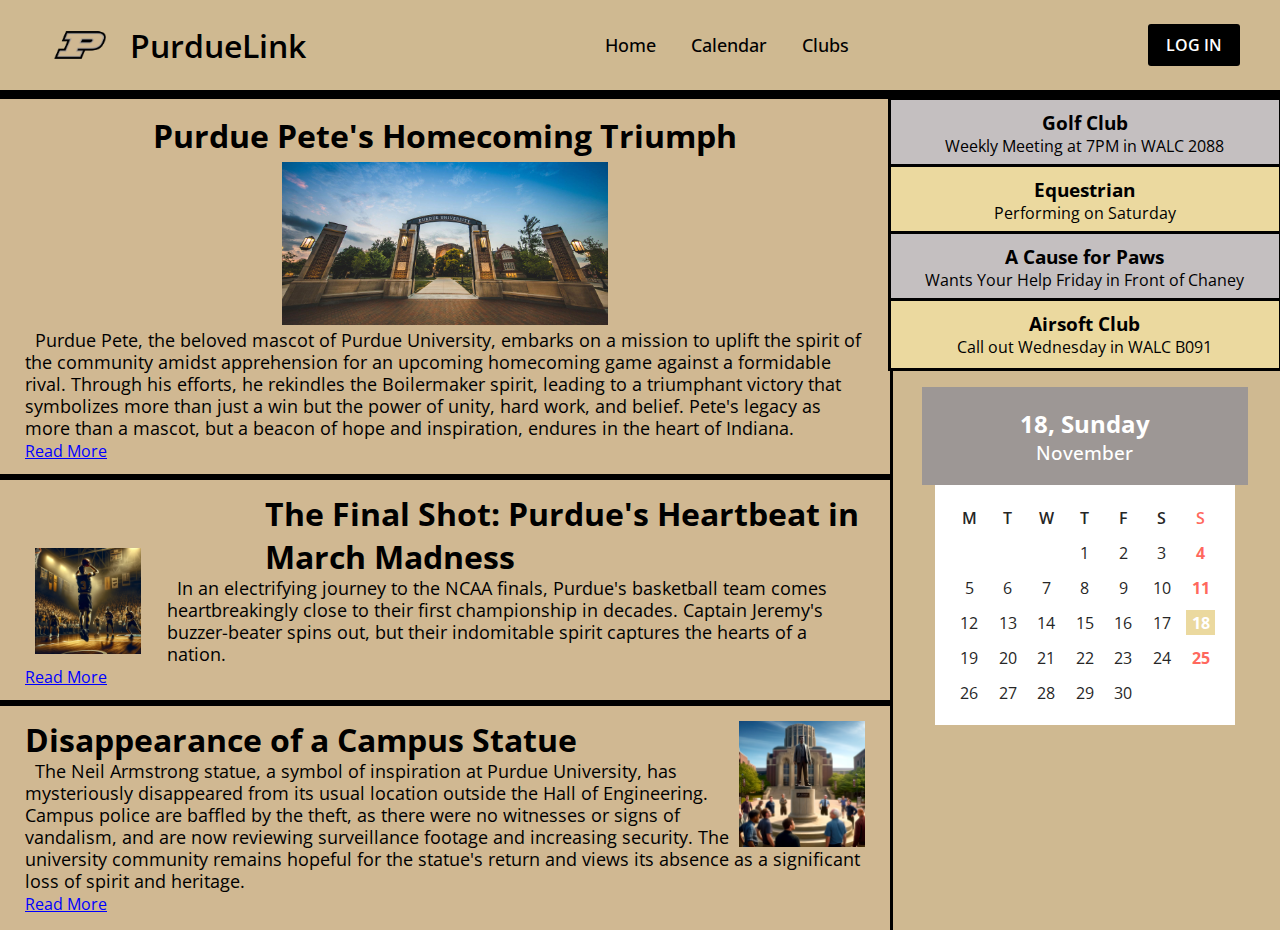
<file: index.html>
<!DOCTYPE html>
<html lang="en">
<head>
    <meta charset="UTF-8">
    <meta name="viewport" content="width=device-width, initial-scale=1.0">
    <title>Project</title>
    <link rel="stylesheet" href="https://fonts.googleapis.com/css2?family=Material+Symbols+Rounded:opsz,wght,FILL,GRAD@48,400,0,0">
    <link rel="stylesheet" href="css/style.css">
    <script src="script.js" defer></script>
</head>
<body>
    <header>
        <nav class="navbar">
            <span class="hamburger-btn material-symbols-rounded">menu</span>
            <a href="index.html" class="logo">
                <img src="./Images/PurdueLogo.png" alt="logo">
                <h2>PurdueLink</h2>
            </a>
            <ul class="links">
                <span class="close-btn material-symbols-rounded">close</span>
                <li><a href="index.html">Home</a></li>
                <li><a href="calendar.html">Calendar</a></li>
                <li><a href="clubs1.html">Clubs</a></li>
            </ul>
            <button class="login-btn">LOG IN</button>
  
        </nav>
    </header>

    <div class="blur-bg-overlay"></div>
    <div class="navbar-bar"></div>
    <div class="form-popup">
        <span class="close-btn material-symbols-rounded">close</span>
        <div class="form-box login">
            <div class="form-details">
                <h2>Welcome Back</h2>
                <p>Please log in using your personal information to stay connected with us.</p>
            </div>
            <div class="form-content">
                <h2>LOGIN</h2>
                <form action="#">
                    <div class="input-field">
                        <input type="text" required>
                        <label>Email</label>
                    </div>
                    <div class="input-field">
                        <input type="password" required>
                        <label>Password</label>
                    </div>
                    <a href="#" class="forgot-pass-link">Forgot password?</a>
                    <button type="submit">Log In</button>
                </form>
                <div class="bottom-link">
                    Don't have an account?
                    <a href="#" id="signup-link">Signup</a>
                </div>
            </div>
        </div>
        <div class="form-box signup">
            <div class="form-details">
                <h2>Create Account</h2>
                <p>To become a part of our community, please sign up using your personal information.</p>
            </div>
            <div class="form-content">
                <h2>SIGNUP</h2>
                <form action="#">
                    <div class="input-field">
                        <input type="text" required>
                        <label>Enter your email</label>
                    </div>
                    <div class="input-field">
                        <input type="password" required>
                        <label>Create password</label>
                    </div>
                    <div class="policy-text">
                        <input type="checkbox" id="policy">
                        <label for="policy">
                            I agree the
                            <a href="#" class="option">Terms & Conditions</a>
                        </label>
                    </div>
                    <button type="submit">Sign Up</button>
                </form>
                <div class="bottom-link">
                    Already have an account? 
                    <a href="#" id="login-link">Login</a>
                </div>
            </div>
        </div>

    </div>
    <div class="sides">
        <div class="left">
            <div class="news">
            <div class="article1">
                <h1 class ="news-title">Purdue Pete's Homecoming Triumph</h1>
                <img class = "article1-img" src = "Images/WideScreenPhoto.jpeg" alt="Purdue Pete"> 
                <a class = "news-stuff">Purdue Pete, the beloved mascot of Purdue University, embarks on a mission to uplift the spirit of the community amidst apprehension for an upcoming homecoming game against a formidable rival. Through his efforts, he rekindles the Boilermaker spirit, leading to a triumphant victory that symbolizes more than just a win but the power of unity, hard work, and belief. Pete's legacy as more than a mascot, but a beacon of hope and inspiration, endures in the heart of Indiana.</a>
                <br>
                <a href = "Article1.html" class = "read-more-link"> Read More</a>
                
            </div>

            <div class="article2">
                <h1 class ="news-title2">The Final Shot: Purdue's Heartbeat in March Madness</h1>
                <img class = "article2-img" src = "Images/article2photo.webp" alt="Purdue Pete"> 
                <a class = "news2-stuff">
                    In an electrifying journey to the NCAA finals, Purdue's basketball team comes heartbreakingly close to their first championship in decades. Captain Jeremy's buzzer-beater spins out, but their indomitable spirit captures the hearts of a nation.</a>
                <br>
                <a href = "Article2.html" class = "read-more-link2"> Read More</a>
            </div>

            <div class="article3">
                <h1 class ="news-title3">Disappearance of a Campus Statue</h1>
                <img class = "article3-img" src = "Images/article3photo.webp" alt="Purdue Pete"> 
                <a class = "news3-stuff">The Neil Armstrong statue, a symbol of inspiration at Purdue University, has mysteriously disappeared from its usual location outside the Hall of Engineering. Campus police are baffled by the theft, as there were no witnesses or signs of vandalism, and are now reviewing surveillance footage and increasing security. The university community remains hopeful for the statue's return and views its absence as a significant loss of spirit and heritage.</a>
                <br>
                <a href = "Article3.html" class = "read-more-link3"> Read More</a>
            </div>  
            </div>
        </div>
        <div class="right">
            
            <div class="club-stuff">
                <div class="club1">
                    <div class="club-title"><h3>Golf Club</h3></div>
                        <div class="club-info">Weekly Meeting at 7PM in WALC 2088</div>
                </div>
                <div class="club2">
                    <div class="club-title"><h3>Equestrian</h3></div>
                        <div class="club-info">Performing on Saturday</div>
                </div>
                <div class="club3">                    
                    <div class="club-title"><h3>A Cause for Paws</h2></div>
                        <div class="club-info">Wants Your Help Friday in Front of Chaney</div>
                    </div>
                <div class="club4">
                    <div class="club-title"><h3>Airsoft Club</h3></div>
                        <div class="club-info">Call out Wednesday in WALC B091</div>
                </div>
            </div>
        
        
            <div class="calendar__bigstuff">
                <h2>18, Sunday</h2>
                <h3>November</h3>
              </div>
            <div class="calendar">
                <div class="calendar__date">
                  <div class="calendar__day">M</div>
                  <div class="calendar__day">T</div>
                  <div class="calendar__day">W</div>
                  <div class="calendar__day">T</div>
                  <div class="calendar__day">F</div>
                  <div class="calendar__day">S</div>
                  <div class="calendar__day">S</div>
                  <div class="calendar__number"></div>
                  <div class="calendar__number"></div>
                  <div class="calendar__number"></div>
                  <div class="calendar__number">1</div>
                  <div class="calendar__number">2</div>
                  <div class="calendar__number">3</div>
                  <div class="calendar__number">4</div>
                  <div class="calendar__number">5</div>
                  <div class="calendar__number">6</div>
                  <div class="calendar__number">7</div>
                  <div class="calendar__number">8</div>
                  <div class="calendar__number">9</div>
                  <div class="calendar__number">10</div>
                  <div class="calendar__number">11</div>
                  <div class="calendar__number">12</div>
                  <div class="calendar__number">13</div>
                  <div class="calendar__number">14</div>
                  <div class="calendar__number">15</div>
                  <div class="calendar__number">16</div>
                  <div class="calendar__number">17</div>
                  <div class="calendar__number calendar__number--current">18</div>
                  <div class="calendar__number">19</div>
                  <div class="calendar__number">20</div>
                  <div class="calendar__number">21</div>
                  <div class="calendar__number">22</div>
                  <div class="calendar__number">23</div>
                  <div class="calendar__number">24</div>
                  <div class="calendar__number">25</div>
                  <div class="calendar__number">26</div>
                  <div class="calendar__number">27</div>
                  <div class="calendar__number">28</div>
                  <div class="calendar__number">29</div>
                  <div class="calendar__number">30</div>
                </div>
              </div>
        </div>
        </div>
    </div>
</body>
</html>
</file>
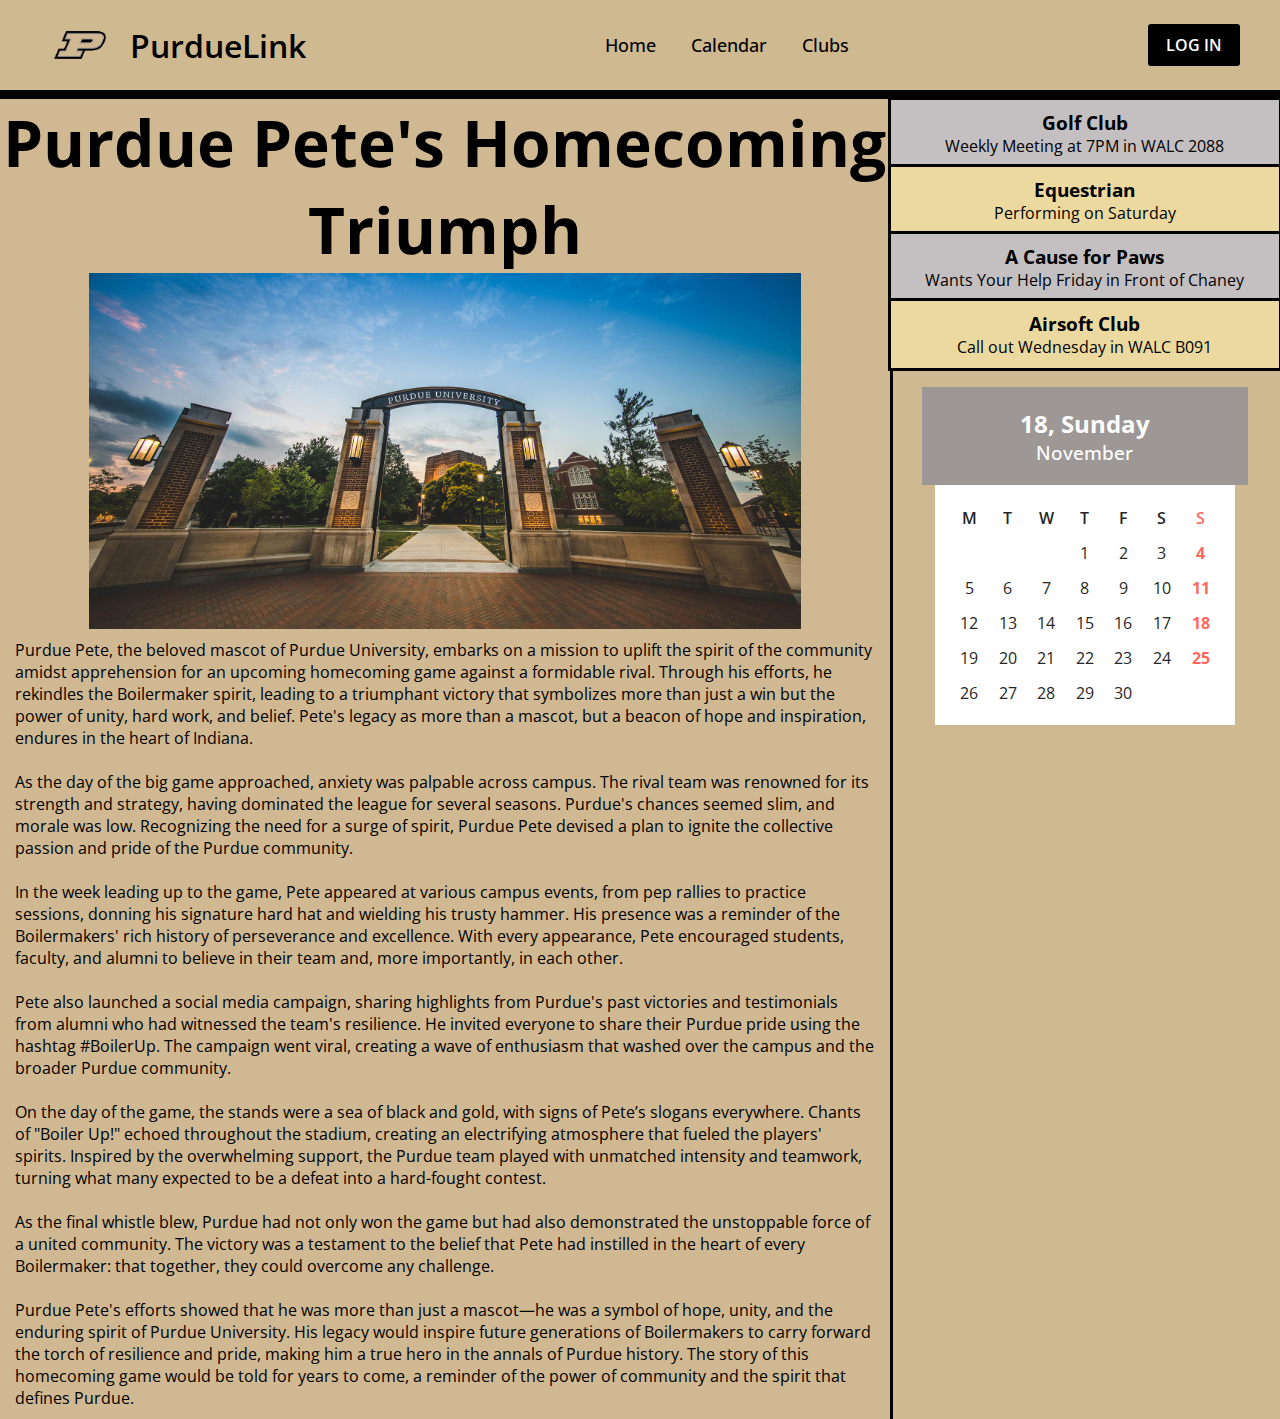
<file: Article1.html>
<!DOCTYPE html>
<html lang="en">
<head>
    <meta charset="UTF-8">
    <meta name="viewport" content="width=device-width, initial-scale=1.0">
    <title>Project</title>
    <link rel="stylesheet" href="https://fonts.googleapis.com/css2?family=Material+Symbols+Rounded:opsz,wght,FILL,GRAD@48,400,0,0">
    <link rel="stylesheet" href="css/article1.css">
    <script src="script.js" defer></script>
</head>
<body>
    <header>
        <nav class="navbar">
            <span class="hamburger-btn material-symbols-rounded">menu</span>
            <a href="index.html" class="logo">
                <img src="./Images/PurdueLogo.png" alt="logo">
                <h2>PurdueLink</h2>
            </a>
            <ul class="links">
                <span class="close-btn material-symbols-rounded">close</span>
                <li><a href="index.html">Home</a></li>
                <li><a href="calendar.html">Calendar</a></li>
                <li><a href="clubs1.html">Clubs</a></li>
            </ul>
            <button class="login-btn">LOG IN</button>
  
        </nav>
    </header>

    <div class="blur-bg-overlay"></div>
    <div class="navbar-bar"></div>
    <div class="form-popup">
        <span class="close-btn material-symbols-rounded">close</span>
        <div class="form-box login">
            <div class="form-details">
                <h2>Welcome Back</h2>
                <p>Please log in using your personal information to stay connected with us.</p>
            </div>
            <div class="form-content">
                <h2>LOGIN</h2>
                <form action="#">
                    <div class="input-field">
                        <input type="text" required>
                        <label>Email</label>
                    </div>
                    <div class="input-field">
                        <input type="password" required>
                        <label>Password</label>
                    </div>
                    <a href="#" class="forgot-pass-link">Forgot password?</a>
                    <button type="submit">Log In</button>
                </form>
                <div class="bottom-link">
                    Don't have an account?
                    <a href="#" id="signup-link">Signup</a>
                </div>
            </div>
        </div>
        <div class="form-box signup">
            <div class="form-details">
                <h2>Create Account</h2>
                <p>To become a part of our community, please sign up using your personal information.</p>
            </div>
            <div class="form-content">
                <h2>SIGNUP</h2>
                <form action="#">
                    <div class="input-field">
                        <input type="text" required>
                        <label>Enter your email</label>
                    </div>
                    <div class="input-field">
                        <input type="password" required>
                        <label>Create password</label>
                    </div>
                    <div class="policy-text">
                        <input type="checkbox" id="policy">
                        <label for="policy">
                            I agree the
                            <a href="#" class="option">Terms & Conditions</a>
                        </label>
                    </div>
                    <button type="submit">Sign Up</button>
                </form>
                <div class="bottom-link">
                    Already have an account? 
                    <a href="#" id="login-link">Login</a>
                </div>
            </div>
        </div>

    </div>
    <div class="sides">
        <div class="left">
            <div class="article">
            <div class="article-title"><h1>Purdue Pete's Homecoming Triumph</h1></div>
                <img class="article-img" src="Images/WideScreenPhoto.jpeg" alt="WideScreenPhoto">
                <div class="article-stuff">Purdue Pete, the beloved mascot of Purdue University, embarks on a mission to uplift the spirit of the community amidst apprehension for an upcoming homecoming game against a formidable rival. Through his efforts, he rekindles the Boilermaker spirit, leading to a triumphant victory that symbolizes more than just a win but the power of unity, hard work, and belief. Pete's legacy as more than a mascot, but a beacon of hope and inspiration, endures in the heart of Indiana.
                    <br><br>
                    As the day of the big game approached, anxiety was palpable across campus. The rival team was renowned for its strength and strategy, having dominated the league for several seasons. Purdue's chances seemed slim, and morale was low. Recognizing the need for a surge of spirit, Purdue Pete devised a plan to ignite the collective passion and pride of the Purdue community.
                    <br>    <br>
                    In the week leading up to the game, Pete appeared at various campus events, from pep rallies to practice sessions, donning his signature hard hat and wielding his trusty hammer. His presence was a reminder of the Boilermakers' rich history of perseverance and excellence. With every appearance, Pete encouraged students, faculty, and alumni to believe in their team and, more importantly, in each other.
                    <br><br>
                    Pete also launched a social media campaign, sharing highlights from Purdue's past victories and testimonials from alumni who had witnessed the team's resilience. He invited everyone to share their Purdue pride using the hashtag #BoilerUp. The campaign went viral, creating a wave of enthusiasm that washed over the campus and the broader Purdue community.
                    <br><br>
                    On the day of the game, the stands were a sea of black and gold, with signs of Pete’s slogans everywhere. Chants of "Boiler Up!" echoed throughout the stadium, creating an electrifying atmosphere that fueled the players' spirits. Inspired by the overwhelming support, the Purdue team played with unmatched intensity and teamwork, turning what many expected to be a defeat into a hard-fought contest.
                    <br><br>
                    As the final whistle blew, Purdue had not only won the game but had also demonstrated the unstoppable force of a united community. The victory was a testament to the belief that Pete had instilled in the heart of every Boilermaker: that together, they could overcome any challenge.
                    <br><br>
                    Purdue Pete's efforts showed that he was more than just a mascot—he was a symbol of hope, unity, and the enduring spirit of Purdue University. His legacy would inspire future generations of Boilermakers to carry forward the torch of resilience and pride, making him a true hero in the annals of Purdue history. The story of this homecoming game would be told for years to come, a reminder of the power of community and the spirit that defines Purdue.</div>
                </div>
        </div>
        <div class="right">
            
            <div class="club-stuff">
                <div class="club1">
                    <div class="club-title"><h3>Golf Club</h3></div>
                        <div class="club-info">Weekly Meeting at 7PM in WALC 2088</div>
                </div>
                <div class="club2">
                    <div class="club-title"><h3>Equestrian</h3></div>
                        <div class="club-info">Performing on Saturday</div>
                </div>
                <div class="club3">                    
                    <div class="club-title"><h3>A Cause for Paws</h2></div>
                        <div class="club-info">Wants Your Help Friday in Front of Chaney</div>
                    </div>
                <div class="club4">
                    <div class="club-title"><h3>Airsoft Club</h3></div>
                        <div class="club-info">Call out Wednesday in WALC B091</div>
                </div>
            </div>
        
        
            <div class="calendar__picture">
                <h2>18, Sunday</h2>
                <h3>November</h3>
              </div>
            <div class="calendar">
                <div class="calendar__date">
                  <div class="calendar__day">M</div>
                  <div class="calendar__day">T</div>
                  <div class="calendar__day">W</div>
                  <div class="calendar__day">T</div>
                  <div class="calendar__day">F</div>
                  <div class="calendar__day">S</div>
                  <div class="calendar__day">S</div>
                  <div class="calendar__number"></div>
                  <div class="calendar__number"></div>
                  <div class="calendar__number"></div>
                  <div class="calendar__number">1</div>
                  <div class="calendar__number">2</div>
                  <div class="calendar__number">3</div>
                  <div class="calendar__number">4</div>
                  <div class="calendar__number">5</div>
                  <div class="calendar__number">6</div>
                  <div class="calendar__number">7</div>
                  <div class="calendar__number">8</div>
                  <div class="calendar__number">9</div>
                  <div class="calendar__number">10</div>
                  <div class="calendar__number">11</div>
                  <div class="calendar__number">12</div>
                  <div class="calendar__number">13</div>
                  <div class="calendar__number">14</div>
                  <div class="calendar__number">15</div>
                  <div class="calendar__number">16</div>
                  <div class="calendar__number">17</div>
                  <div class="calendar__number calendar__number--current">18</div>
                  <div class="calendar__number">19</div>
                  <div class="calendar__number">20</div>
                  <div class="calendar__number">21</div>
                  <div class="calendar__number">22</div>
                  <div class="calendar__number">23</div>
                  <div class="calendar__number">24</div>
                  <div class="calendar__number">25</div>
                  <div class="calendar__number">26</div>
                  <div class="calendar__number">27</div>
                  <div class="calendar__number">28</div>
                  <div class="calendar__number">29</div>
                  <div class="calendar__number">30</div>
                </div>
              </div>
        </div>
        </div>
    </div>
</body>
</html>
</file>
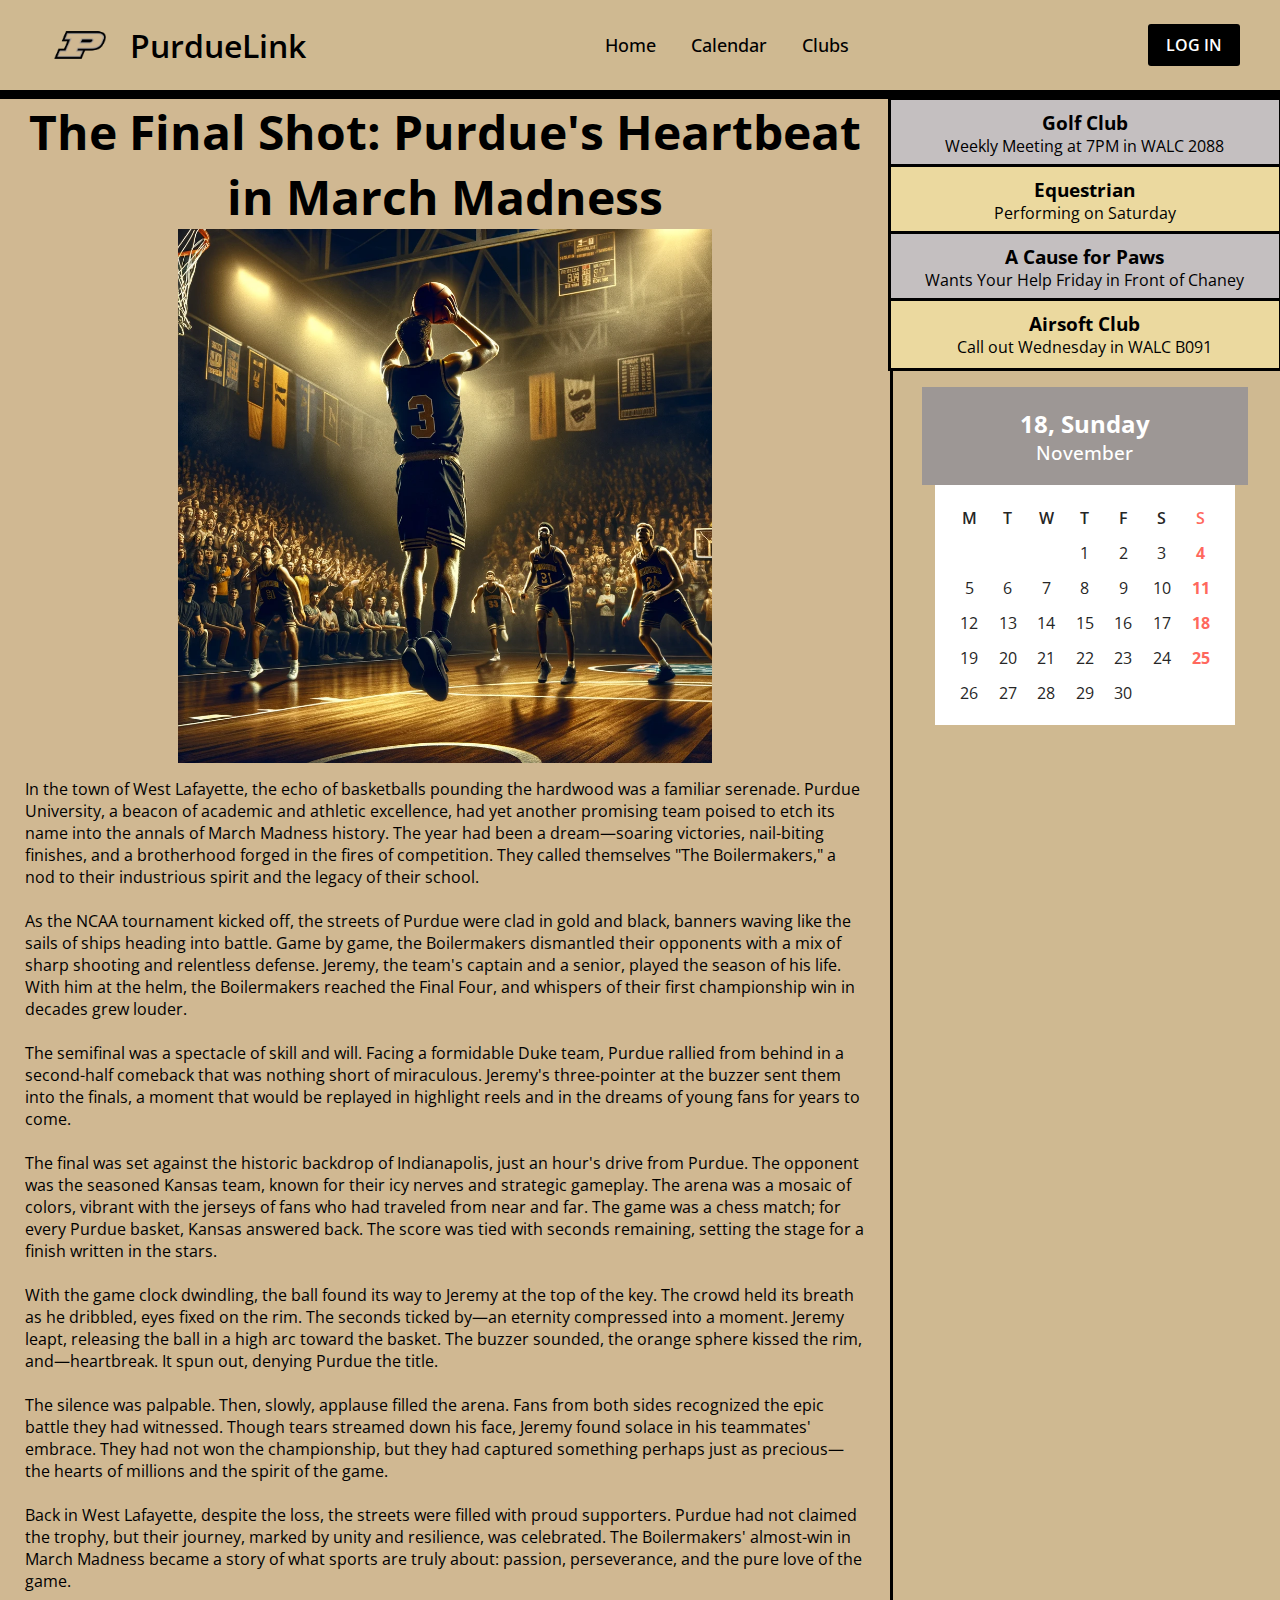
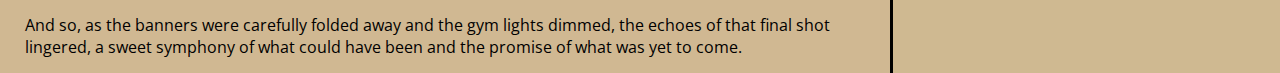
<file: Article2.html>
<!DOCTYPE html>
<html lang="en">
<head>
    <meta charset="UTF-8">
    <meta name="viewport" content="width=device-width, initial-scale=1.0">
    <title>Project</title>
    <link rel="stylesheet" href="https://fonts.googleapis.com/css2?family=Material+Symbols+Rounded:opsz,wght,FILL,GRAD@48,400,0,0">
    <link rel="stylesheet" href="css/article2+3.css">
    <script src="script.js" defer></script>
</head>
<body>
    <header>
        <nav class="navbar">
            <span class="hamburger-btn material-symbols-rounded">menu</span>
            <a href="index.html" class="logo">
                <img src="Images/PurdueLogo.png" alt="logo">
                <h2>PurdueLink</h2>
            </a>
            <ul class="links">
                <span class="close-btn material-symbols-rounded">close</span>
                <li><a href="index.html">Home</a></li>
                <li><a href="calendar.html">Calendar</a></li>
                <li><a href="clubs1.html">Clubs</a></li>
            </ul>
            <button class="login-btn">LOG IN</button>
  
        </nav>
    </header>

    <div class="blur-bg-overlay"></div>
    <div class="navbar-bar"></div>
    <div class="form-popup">
        <span class="close-btn material-symbols-rounded">close</span>
        <div class="form-box login">
            <div class="form-details">
                <h2>Welcome Back</h2>
                <p>Please log in using your personal information to stay connected with us.</p>
            </div>
            <div class="form-content">
                <h2>LOGIN</h2>
                <form action="#">
                    <div class="input-field">
                        <input type="text" required>
                        <label>Email</label>
                    </div>
                    <div class="input-field">
                        <input type="password" required>
                        <label>Password</label>
                    </div>
                    <a href="#" class="forgot-pass-link">Forgot password?</a>
                    <button type="submit">Log In</button>
                </form>
                <div class="bottom-link">
                    Don't have an account?
                    <a href="#" id="signup-link">Signup</a>
                </div>
            </div>
        </div>
        <div class="form-box signup">
            <div class="form-details">
                <h2>Create Account</h2>
                <p>To become a part of our community, please sign up using your personal information.</p>
            </div>
            <div class="form-content">
                <h2>SIGNUP</h2>
                <form action="#">
                    <div class="input-field">
                        <input type="text" required>
                        <label>Enter your email</label>
                    </div>
                    <div class="input-field">
                        <input type="password" required>
                        <label>Create password</label>
                    </div>
                    <div class="policy-text">
                        <input type="checkbox" id="policy">
                        <label for="policy">
                            I agree the
                            <a href="#" class="option">Terms & Conditions</a>
                        </label>
                    </div>
                    <button type="submit">Sign Up</button>
                </form>
                <div class="bottom-link">
                    Already have an account? 
                    <a href="#" id="login-link">Login</a>
                </div>
            </div>
        </div>

    </div>
    <div class="sides">
        <div class="left">
            <div class="article">
            <div class="article-title"><h2>The Final Shot: Purdue's Heartbeat in March Madness</h2></div>
                <img class="article-img" src="./Images/article2photo.webp" alt="Articel2Photo">
                <div class="article-stuff">In the town of West Lafayette, the echo of basketballs pounding the hardwood was a familiar serenade. Purdue University, a beacon of academic and athletic excellence, had yet another promising team poised to etch its name into the annals of March Madness history. The year had been a dream—soaring victories, nail-biting finishes, and a brotherhood forged in the fires of competition. They called themselves "The Boilermakers," a nod to their industrious spirit and the legacy of their school.
                    <br><br>
                    As the NCAA tournament kicked off, the streets of Purdue were clad in gold and black, banners waving like the sails of ships heading into battle. Game by game, the Boilermakers dismantled their opponents with a mix of sharp shooting and relentless defense. Jeremy, the team's captain and a senior, played the season of his life. With him at the helm, the Boilermakers reached the Final Four, and whispers of their first championship win in decades grew louder.
                    <br><br>
                    The semifinal was a spectacle of skill and will. Facing a formidable Duke team, Purdue rallied from behind in a second-half comeback that was nothing short of miraculous. Jeremy's three-pointer at the buzzer sent them into the finals, a moment that would be replayed in highlight reels and in the dreams of young fans for years to come.
                    <br><br>
                    The final was set against the historic backdrop of Indianapolis, just an hour's drive from Purdue. The opponent was the seasoned Kansas team, known for their icy nerves and strategic gameplay. The arena was a mosaic of colors, vibrant with the jerseys of fans who had traveled from near and far. The game was a chess match; for every Purdue basket, Kansas answered back. The score was tied with seconds remaining, setting the stage for a finish written in the stars.
                    <br><br>
                    With the game clock dwindling, the ball found its way to Jeremy at the top of the key. The crowd held its breath as he dribbled, eyes fixed on the rim. The seconds ticked by—an eternity compressed into a moment. Jeremy leapt, releasing the ball in a high arc toward the basket. The buzzer sounded, the orange sphere kissed the rim, and—heartbreak. It spun out, denying Purdue the title.
                    <br><br>
                    The silence was palpable. Then, slowly, applause filled the arena. Fans from both sides recognized the epic battle they had witnessed. Though tears streamed down his face, Jeremy found solace in his teammates' embrace. They had not won the championship, but they had captured something perhaps just as precious—the hearts of millions and the spirit of the game.
                    <br><br>
                    Back in West Lafayette, despite the loss, the streets were filled with proud supporters. Purdue had not claimed the trophy, but their journey, marked by unity and resilience, was celebrated. The Boilermakers' almost-win in March Madness became a story of what sports are truly about: passion, perseverance, and the pure love of the game.
                    <br><br>
                    And so, as the banners were carefully folded away and the gym lights dimmed, the echoes of that final shot lingered, a sweet symphony of what could have been and the promise of what was yet to come.</div>
                </div>
        </div>
        <div class="right">
            
            <div class="club-stuff">
                <div class="club1">
                    <div class="club-title"><h3>Golf Club</h3></div>
                        <div class="club-info">Weekly Meeting at 7PM in WALC 2088</div>
                </div>
                <div class="club2">
                    <div class="club-title"><h3>Equestrian</h3></div>
                        <div class="club-info">Performing on Saturday</div>
                </div>
                <div class="club3">                    
                    <div class="club-title"><h3>A Cause for Paws</h2></div>
                        <div class="club-info">Wants Your Help Friday in Front of Chaney</div>
                    </div>
                <div class="club4">
                    <div class="club-title"><h3>Airsoft Club</h3></div>
                        <div class="club-info">Call out Wednesday in WALC B091</div>
                </div>
            </div>
        
        
            <div class="calendar__picture">
                <h2>18, Sunday</h2>
                <h3>November</h3>
              </div>
            <div class="calendar">
                <div class="calendar__date">
                  <div class="calendar__day">M</div>
                  <div class="calendar__day">T</div>
                  <div class="calendar__day">W</div>
                  <div class="calendar__day">T</div>
                  <div class="calendar__day">F</div>
                  <div class="calendar__day">S</div>
                  <div class="calendar__day">S</div>
                  <div class="calendar__number"></div>
                  <div class="calendar__number"></div>
                  <div class="calendar__number"></div>
                  <div class="calendar__number">1</div>
                  <div class="calendar__number">2</div>
                  <div class="calendar__number">3</div>
                  <div class="calendar__number">4</div>
                  <div class="calendar__number">5</div>
                  <div class="calendar__number">6</div>
                  <div class="calendar__number">7</div>
                  <div class="calendar__number">8</div>
                  <div class="calendar__number">9</div>
                  <div class="calendar__number">10</div>
                  <div class="calendar__number">11</div>
                  <div class="calendar__number">12</div>
                  <div class="calendar__number">13</div>
                  <div class="calendar__number">14</div>
                  <div class="calendar__number">15</div>
                  <div class="calendar__number">16</div>
                  <div class="calendar__number">17</div>
                  <div class="calendar__number calendar__number--current">18</div>
                  <div class="calendar__number">19</div>
                  <div class="calendar__number">20</div>
                  <div class="calendar__number">21</div>
                  <div class="calendar__number">22</div>
                  <div class="calendar__number">23</div>
                  <div class="calendar__number">24</div>
                  <div class="calendar__number">25</div>
                  <div class="calendar__number">26</div>
                  <div class="calendar__number">27</div>
                  <div class="calendar__number">28</div>
                  <div class="calendar__number">29</div>
                  <div class="calendar__number">30</div>
                </div>
              </div>
        </div>
        </div>
    </div>
</body>
</html>
</file>
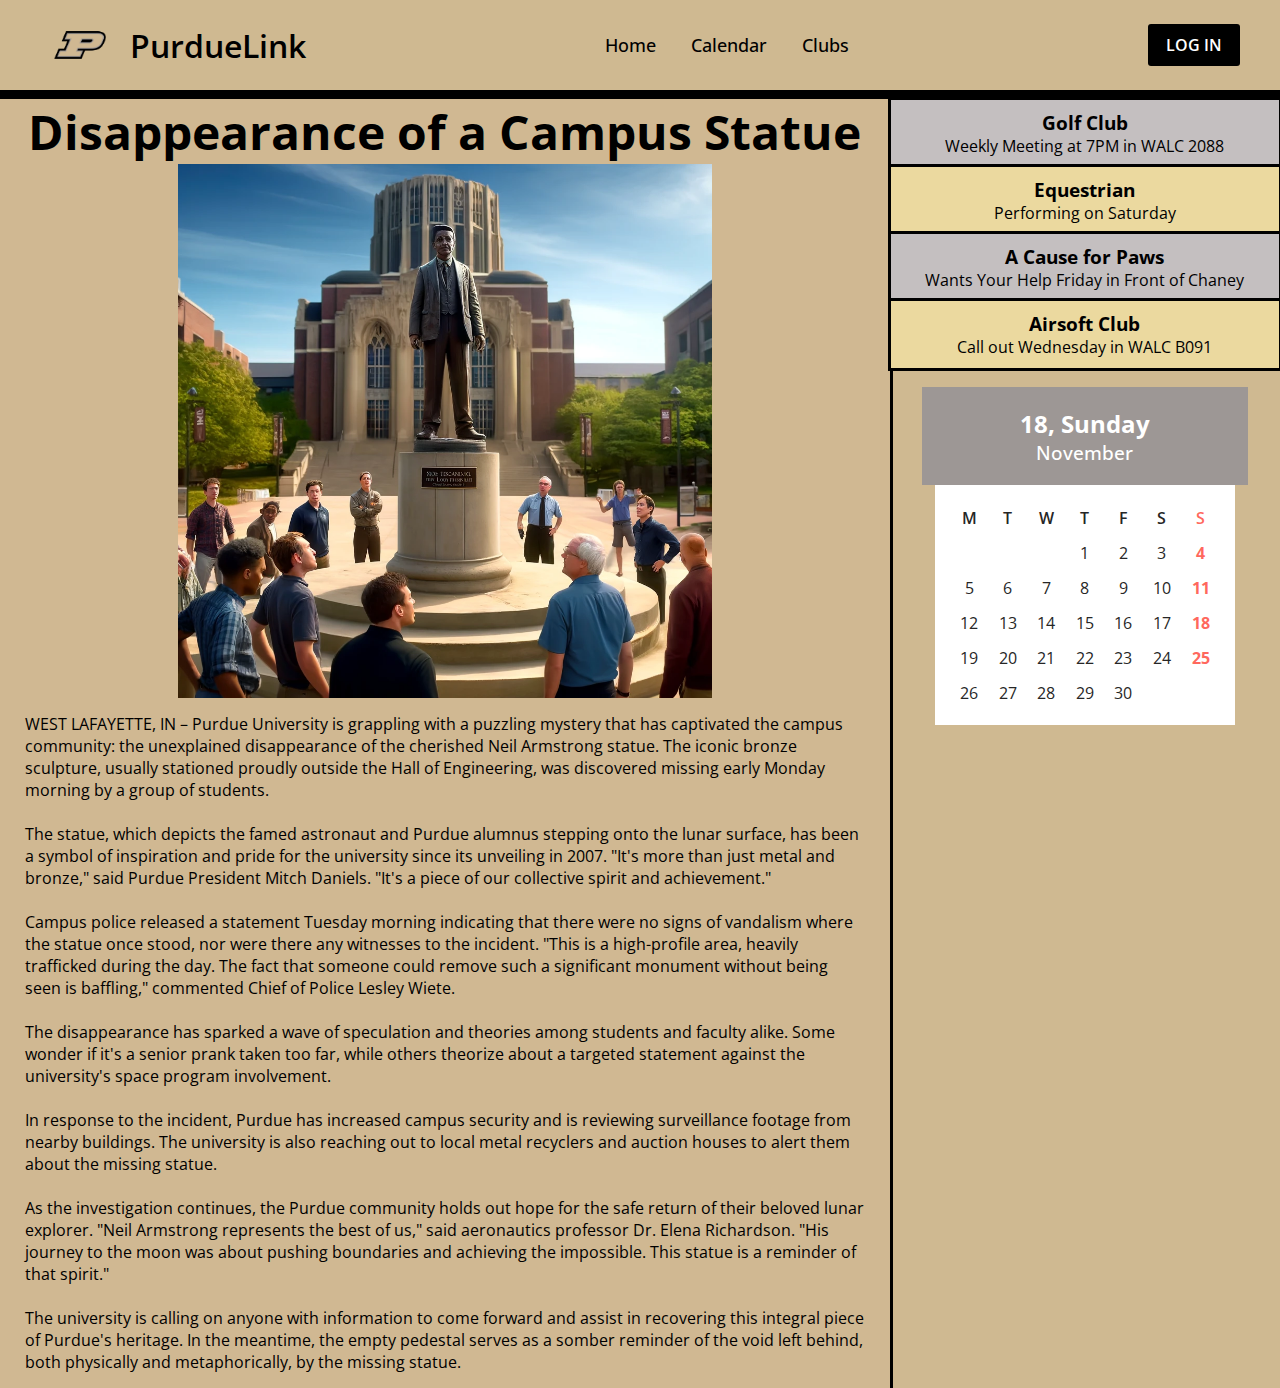
<file: Article3.html>
<!DOCTYPE html>
<html lang="en">
<head>
    <meta charset="UTF-8">
    <meta name="viewport" content="width=device-width, initial-scale=1.0">
    <title>Project</title>
    <link rel="stylesheet" href="https://fonts.googleapis.com/css2?family=Material+Symbols+Rounded:opsz,wght,FILL,GRAD@48,400,0,0">
    <link rel="stylesheet" href="css/article2+3.css">
    <script src="script.js" defer></script>
</head>
<body>
    <header>
        <nav class="navbar">
            <span class="hamburger-btn material-symbols-rounded">menu</span>
            <a href="index.html" class="logo">
                <img src="Images/PurdueLogo.png" alt="logo">
                <h2>PurdueLink</h2>
            </a>
            <ul class="links">
                <span class="close-btn material-symbols-rounded">close</span>
                <li><a href="index.html">Home</a></li>
                <li><a href="calendar.html">Calendar</a></li>
                <li><a href="clubs1.html">Clubs</a></li>
            </ul>
            <button class="login-btn">LOG IN</button>
  
        </nav>
    </header>

    <div class="blur-bg-overlay"></div>
    <div class="navbar-bar"></div>
    <div class="form-popup">
        <span class="close-btn material-symbols-rounded">close</span>
        <div class="form-box login">
            <div class="form-details">
                <h2>Welcome Back</h2>
                <p>Please log in using your personal information to stay connected with us.</p>
            </div>
            <div class="form-content">
                <h2>LOGIN</h2>
                <form action="#">
                    <div class="input-field">
                        <input type="text" required>
                        <label>Email</label>
                    </div>
                    <div class="input-field">
                        <input type="password" required>
                        <label>Password</label>
                    </div>
                    <a href="#" class="forgot-pass-link">Forgot password?</a>
                    <button type="submit">Log In</button>
                </form>
                <div class="bottom-link">
                    Don't have an account?
                    <a href="#" id="signup-link">Signup</a>
                </div>
            </div>
        </div>
        <div class="form-box signup">
            <div class="form-details">
                <h2>Create Account</h2>
                <p>To become a part of our community, please sign up using your personal information.</p>
            </div>
            <div class="form-content">
                <h2>SIGNUP</h2>
                <form action="#">
                    <div class="input-field">
                        <input type="text" required>
                        <label>Enter your email</label>
                    </div>
                    <div class="input-field">
                        <input type="password" required>
                        <label>Create password</label>
                    </div>
                    <div class="policy-text">
                        <input type="checkbox" id="policy">
                        <label for="policy">
                            I agree the
                            <a href="#" class="option">Terms & Conditions</a>
                        </label>
                    </div>
                    <button type="submit">Sign Up</button>
                </form>
                <div class="bottom-link">
                    Already have an account? 
                    <a href="#" id="login-link">Login</a>
                </div>
            </div>
        </div>

    </div>
    <div class="sides">
        <div class="left">
            <div class="article">
            <div class="article-title"><h2>Disappearance of a Campus Statue</h2></div>
                <img class="article-img" src="Images/article3photo.webp" alt="WideScreenPhoto">
                <div class="article-stuff">
                    WEST LAFAYETTE, IN – Purdue University is grappling with a puzzling mystery that has captivated the campus community: the unexplained disappearance of the cherished Neil Armstrong statue. The iconic bronze sculpture, usually stationed proudly outside the Hall of Engineering, was discovered missing early Monday morning by a group of students.
                    <br><br>
                    The statue, which depicts the famed astronaut and Purdue alumnus stepping onto the lunar surface, has been a symbol of inspiration and pride for the university since its unveiling in 2007. "It's more than just metal and bronze," said Purdue President Mitch Daniels. "It's a piece of our collective spirit and achievement."
                    <br><br>
                    Campus police released a statement Tuesday morning indicating that there were no signs of vandalism where the statue once stood, nor were there any witnesses to the incident. "This is a high-profile area, heavily trafficked during the day. The fact that someone could remove such a significant monument without being seen is baffling," commented Chief of Police Lesley Wiete.
                    <br><br>
                    The disappearance has sparked a wave of speculation and theories among students and faculty alike. Some wonder if it's a senior prank taken too far, while others theorize about a targeted statement against the university's space program involvement.
                    <br><br>
                    In response to the incident, Purdue has increased campus security and is reviewing surveillance footage from nearby buildings. The university is also reaching out to local metal recyclers and auction houses to alert them about the missing statue.
                    <br><br>
                    As the investigation continues, the Purdue community holds out hope for the safe return of their beloved lunar explorer. "Neil Armstrong represents the best of us," said aeronautics professor Dr. Elena Richardson. "His journey to the moon was about pushing boundaries and achieving the impossible. This statue is a reminder of that spirit."
                    <br><br>
                    The university is calling on anyone with information to come forward and assist in recovering this integral piece of Purdue's heritage. In the meantime, the empty pedestal serves as a somber reminder of the void left behind, both physically and metaphorically, by the missing statue.
                </div>
            </div>
        </div>
        <div class="right">
            
            <div class="club-stuff">
                <div class="club1">
                    <div class="club-title"><h3>Golf Club</h3></div>
                        <div class="club-info">Weekly Meeting at 7PM in WALC 2088</div>
                </div>
                <div class="club2">
                    <div class="club-title"><h3>Equestrian</h3></div>
                        <div class="club-info">Performing on Saturday</div>
                </div>
                <div class="club3">                    
                    <div class="club-title"><h3>A Cause for Paws</h2></div>
                        <div class="club-info">Wants Your Help Friday in Front of Chaney</div>
                    </div>
                <div class="club4">
                    <div class="club-title"><h3>Airsoft Club</h3></div>
                        <div class="club-info">Call out Wednesday in WALC B091</div>
                </div>
            </div>
        
        
            <div class="calendar__picture">
                <h2>18, Sunday</h2>
                <h3>November</h3>
              </div>
            <div class="calendar">
                <div class="calendar__date">
                  <div class="calendar__day">M</div>
                  <div class="calendar__day">T</div>
                  <div class="calendar__day">W</div>
                  <div class="calendar__day">T</div>
                  <div class="calendar__day">F</div>
                  <div class="calendar__day">S</div>
                  <div class="calendar__day">S</div>
                  <div class="calendar__number"></div>
                  <div class="calendar__number"></div>
                  <div class="calendar__number"></div>
                  <div class="calendar__number">1</div>
                  <div class="calendar__number">2</div>
                  <div class="calendar__number">3</div>
                  <div class="calendar__number">4</div>
                  <div class="calendar__number">5</div>
                  <div class="calendar__number">6</div>
                  <div class="calendar__number">7</div>
                  <div class="calendar__number">8</div>
                  <div class="calendar__number">9</div>
                  <div class="calendar__number">10</div>
                  <div class="calendar__number">11</div>
                  <div class="calendar__number">12</div>
                  <div class="calendar__number">13</div>
                  <div class="calendar__number">14</div>
                  <div class="calendar__number">15</div>
                  <div class="calendar__number">16</div>
                  <div class="calendar__number">17</div>
                  <div class="calendar__number calendar__number--current">18</div>
                  <div class="calendar__number">19</div>
                  <div class="calendar__number">20</div>
                  <div class="calendar__number">21</div>
                  <div class="calendar__number">22</div>
                  <div class="calendar__number">23</div>
                  <div class="calendar__number">24</div>
                  <div class="calendar__number">25</div>
                  <div class="calendar__number">26</div>
                  <div class="calendar__number">27</div>
                  <div class="calendar__number">28</div>
                  <div class="calendar__number">29</div>
                  <div class="calendar__number">30</div>
                </div>
              </div>
        </div>
        </div>
    </div>
</body>
</html>
</file>
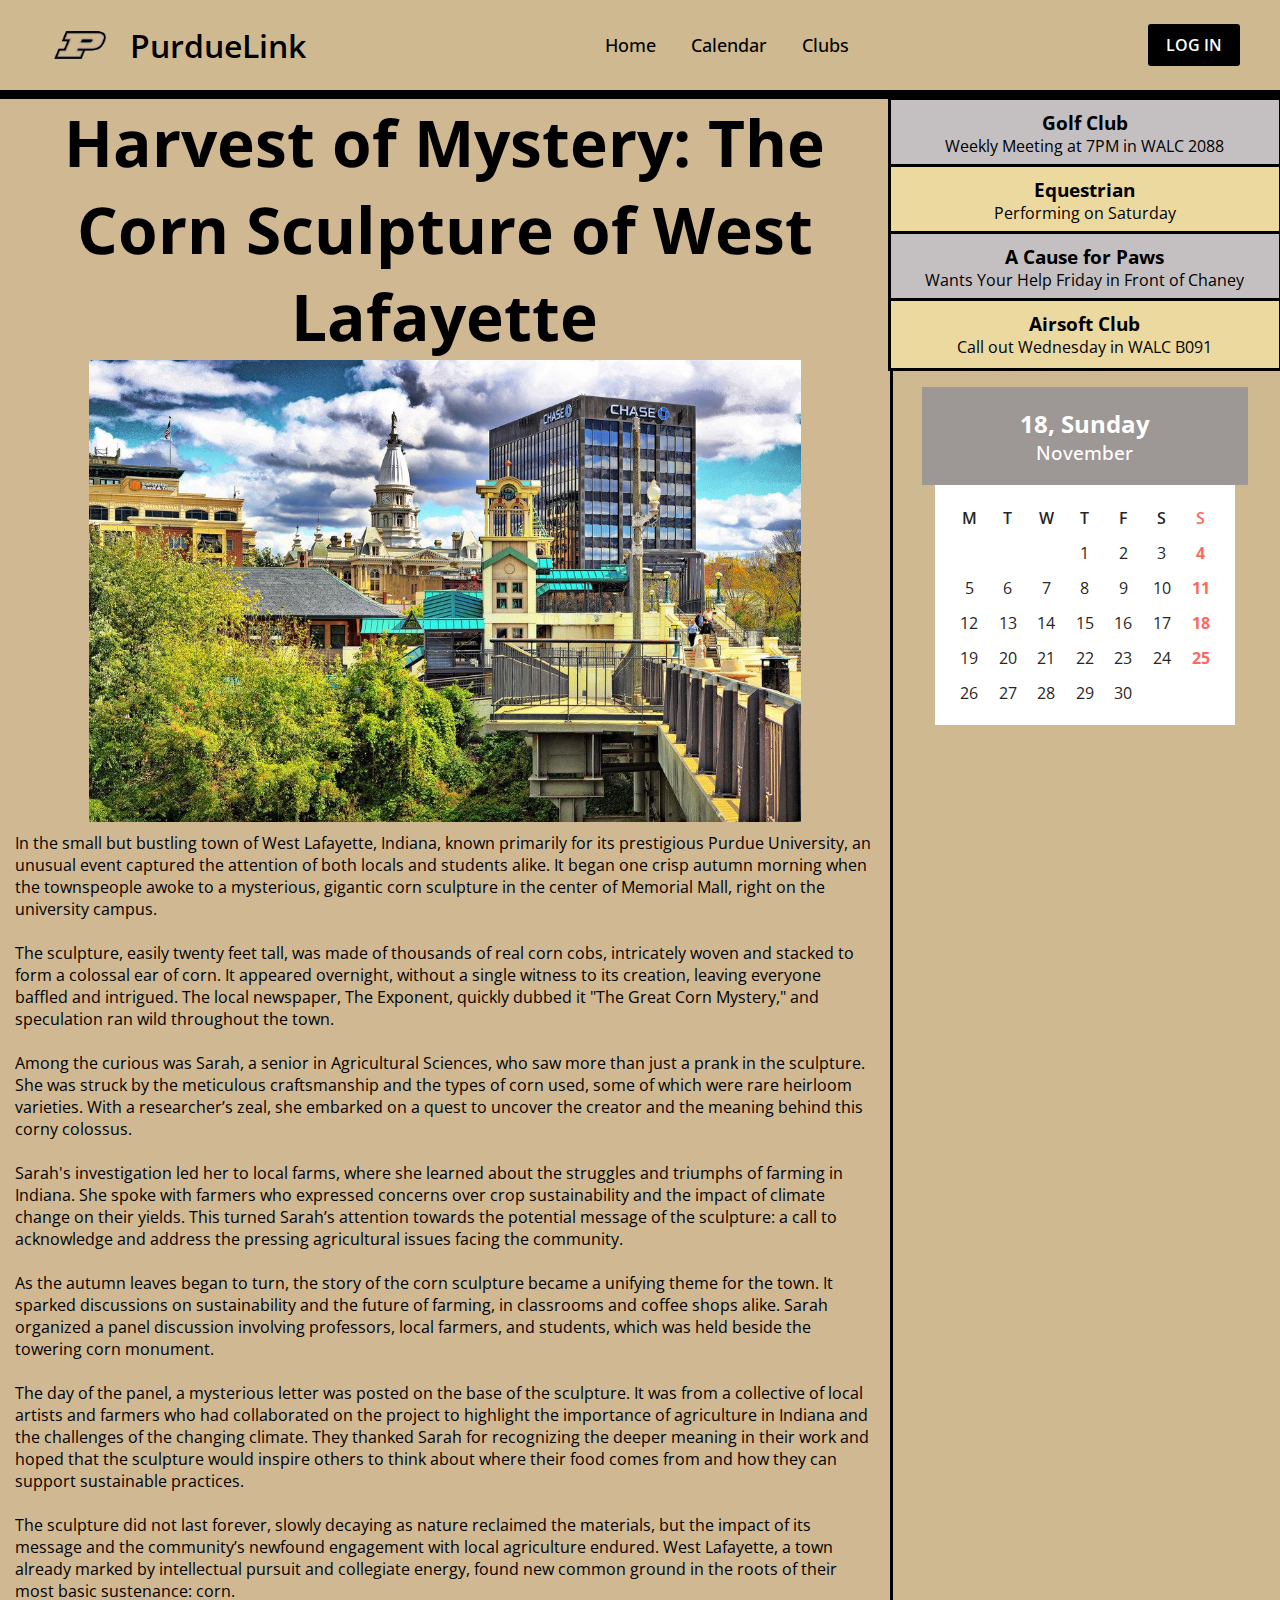
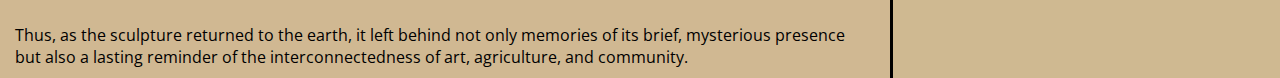
<file: Article4.html>
<!DOCTYPE html>
<html lang="en">
<head>
    <meta charset="UTF-8">
    <meta name="viewport" content="width=device-width, initial-scale=1.0">
    <title>Project</title>
    <link rel="stylesheet" href="https://fonts.googleapis.com/css2?family=Material+Symbols+Rounded:opsz,wght,FILL,GRAD@48,400,0,0">
    <link rel="stylesheet" href="css/article1.css">
    <script src="script.js" defer></script>
</head>
<body>
    <header>
        <nav class="navbar">
            <span class="hamburger-btn material-symbols-rounded">menu</span>
            <a href="index.html" class="logo">
                <img src="Images/PurdueLogo.png" alt="logo">
                <h2>PurdueLink</h2>
            </a>
            <ul class="links">
                <span class="close-btn material-symbols-rounded">close</span>
                <li><a href="index.html">Home</a></li>
                <li><a href="calendar.html">Calendar</a></li>
                <li><a href="clubs1.html">Clubs</a></li>
            </ul>
            <button class="login-btn">LOG IN</button>
  
        </nav>
    </header>

    <div class="blur-bg-overlay"></div>
    <div class="navbar-bar"></div>
    <div class="form-popup">
        <span class="close-btn material-symbols-rounded">close</span>
        <div class="form-box login">
            <div class="form-details">
                <h2>Welcome Back</h2>
                <p>Please log in using your personal information to stay connected with us.</p>
            </div>
            <div class="form-content">
                <h2>LOGIN</h2>
                <form action="#">
                    <div class="input-field">
                        <input type="text" required>
                        <label>Email</label>
                    </div>
                    <div class="input-field">
                        <input type="password" required>
                        <label>Password</label>
                    </div>
                    <a href="#" class="forgot-pass-link">Forgot password?</a>
                    <button type="submit">Log In</button>
                </form>
                <div class="bottom-link">
                    Don't have an account?
                    <a href="#" id="signup-link">Signup</a>
                </div>
            </div>
        </div>
        <div class="form-box signup">
            <div class="form-details">
                <h2>Create Account</h2>
                <p>To become a part of our community, please sign up using your personal information.</p>
            </div>
            <div class="form-content">
                <h2>SIGNUP</h2>
                <form action="#">
                    <div class="input-field">
                        <input type="text" required>
                        <label>Enter your email</label>
                    </div>
                    <div class="input-field">
                        <input type="password" required>
                        <label>Create password</label>
                    </div>
                    <div class="policy-text">
                        <input type="checkbox" id="policy">
                        <label for="policy">
                            I agree the
                            <a href="#" class="option">Terms & Conditions</a>
                        </label>
                    </div>
                    <button type="submit">Sign Up</button>
                </form>
                <div class="bottom-link">
                    Already have an account? 
                    <a href="#" id="login-link">Login</a>
                </div>
            </div>
        </div>

    </div>
    <div class="sides">
        <div class="left">
            <div class="article">
            <div class="article-title"><h1>Harvest of Mystery: The Corn Sculpture of West Lafayette</h1></div>
                <img class="article-img" src="Images/Article4photo.jpeg" alt="Photo of Lafayette">
                <div class="article-stuff">In the small but bustling town of West Lafayette, Indiana, known primarily for its prestigious Purdue University, an unusual event captured the attention of both locals and students alike. It began one crisp autumn morning when the townspeople awoke to a mysterious, gigantic corn sculpture in the center of Memorial Mall, right on the university campus.
                    <br><br>
                    The sculpture, easily twenty feet tall, was made of thousands of real corn cobs, intricately woven and stacked to form a colossal ear of corn. It appeared overnight, without a single witness to its creation, leaving everyone baffled and intrigued. The local newspaper, The Exponent, quickly dubbed it "The Great Corn Mystery," and speculation ran wild throughout the town.
                    <br><br>
                    Among the curious was Sarah, a senior in Agricultural Sciences, who saw more than just a prank in the sculpture. She was struck by the meticulous craftsmanship and the types of corn used, some of which were rare heirloom varieties. With a researcher’s zeal, she embarked on a quest to uncover the creator and the meaning behind this corny colossus.
                    <br><br>
                    Sarah's investigation led her to local farms, where she learned about the struggles and triumphs of farming in Indiana. She spoke with farmers who expressed concerns over crop sustainability and the impact of climate change on their yields. This turned Sarah’s attention towards the potential message of the sculpture: a call to acknowledge and address the pressing agricultural issues facing the community.
                    <br><br>
                    As the autumn leaves began to turn, the story of the corn sculpture became a unifying theme for the town. It sparked discussions on sustainability and the future of farming, in classrooms and coffee shops alike. Sarah organized a panel discussion involving professors, local farmers, and students, which was held beside the towering corn monument.
                    <br><br>
                    The day of the panel, a mysterious letter was posted on the base of the sculpture. It was from a collective of local artists and farmers who had collaborated on the project to highlight the importance of agriculture in Indiana and the challenges of the changing climate. They thanked Sarah for recognizing the deeper meaning in their work and hoped that the sculpture would inspire others to think about where their food comes from and how they can support sustainable practices.
                    <br><br>
                    The sculpture did not last forever, slowly decaying as nature reclaimed the materials, but the impact of its message and the community’s newfound engagement with local agriculture endured. West Lafayette, a town already marked by intellectual pursuit and collegiate energy, found new common ground in the roots of their most basic sustenance: corn.
                    <br><br>
                    Thus, as the sculpture returned to the earth, it left behind not only memories of its brief, mysterious presence but also a lasting reminder of the interconnectedness of art, agriculture, and community.</div>
                </div>
        </div>
        <div class="right">
            
            <div class="club-stuff">
                <div class="club1">
                    <div class="club-title"><h3>Golf Club</h3></div>
                        <div class="club-info">Weekly Meeting at 7PM in WALC 2088</div>
                </div>
                <div class="club2">
                    <div class="club-title"><h3>Equestrian</h3></div>
                        <div class="club-info">Performing on Saturday</div>
                </div>
                <div class="club3">                    
                    <div class="club-title"><h3>A Cause for Paws</h2></div>
                        <div class="club-info">Wants Your Help Friday in Front of Chaney</div>
                    </div>
                <div class="club4">
                    <div class="club-title"><h3>Airsoft Club</h3></div>
                        <div class="club-info">Call out Wednesday in WALC B091</div>
                </div>
            </div>
        
        
            <div class="calendar__picture">
                <h2>18, Sunday</h2>
                <h3>November</h3>
              </div>
            <div class="calendar">
                <div class="calendar__date">
                  <div class="calendar__day">M</div>
                  <div class="calendar__day">T</div>
                  <div class="calendar__day">W</div>
                  <div class="calendar__day">T</div>
                  <div class="calendar__day">F</div>
                  <div class="calendar__day">S</div>
                  <div class="calendar__day">S</div>
                  <div class="calendar__number"></div>
                  <div class="calendar__number"></div>
                  <div class="calendar__number"></div>
                  <div class="calendar__number">1</div>
                  <div class="calendar__number">2</div>
                  <div class="calendar__number">3</div>
                  <div class="calendar__number">4</div>
                  <div class="calendar__number">5</div>
                  <div class="calendar__number">6</div>
                  <div class="calendar__number">7</div>
                  <div class="calendar__number">8</div>
                  <div class="calendar__number">9</div>
                  <div class="calendar__number">10</div>
                  <div class="calendar__number">11</div>
                  <div class="calendar__number">12</div>
                  <div class="calendar__number">13</div>
                  <div class="calendar__number">14</div>
                  <div class="calendar__number">15</div>
                  <div class="calendar__number">16</div>
                  <div class="calendar__number">17</div>
                  <div class="calendar__number calendar__number--current">18</div>
                  <div class="calendar__number">19</div>
                  <div class="calendar__number">20</div>
                  <div class="calendar__number">21</div>
                  <div class="calendar__number">22</div>
                  <div class="calendar__number">23</div>
                  <div class="calendar__number">24</div>
                  <div class="calendar__number">25</div>
                  <div class="calendar__number">26</div>
                  <div class="calendar__number">27</div>
                  <div class="calendar__number">28</div>
                  <div class="calendar__number">29</div>
                  <div class="calendar__number">30</div>
                </div>
              </div>
        </div>
        </div>
    </div>
</body>
</html>
</file>
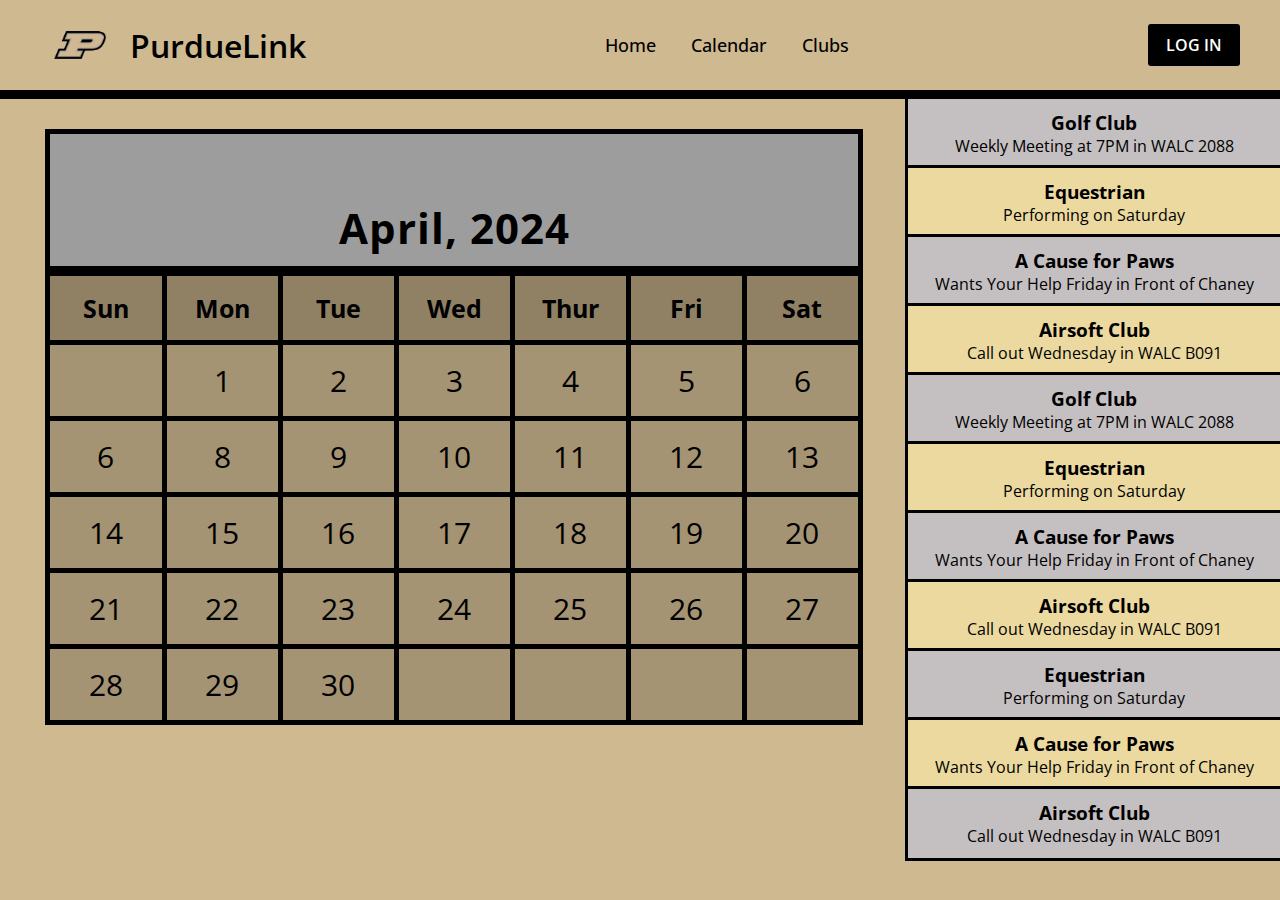
<file: calendar.html>
<!DOCTYPE html>
<html lang="en">
<head>
    <meta charset="UTF-8">
    <meta name="viewport" content="width=device-width, initial-scale=1.0">
    <title>Project</title>
    <link rel="stylesheet" href="https://fonts.googleapis.com/css2?family=Material+Symbols+Rounded:opsz,wght,FILL,GRAD@48,400,0,0">
    <link rel="stylesheet" href="css/calendar.css">
    <script src="script.js" defer></script>
</head>
<body>
    <header>
        <nav class="navbar">
            <span class="hamburger-btn material-symbols-rounded">menu</span>
            <a href="index.html" class="logo">
                <img src="Images/PurdueLogo.png" alt="logo">
                <h2>PurdueLink</h2>
            </a>
            <ul class="links">
                <span class="close-btn material-symbols-rounded">close</span>
                <li><a href="index.html">Home</a></li>
                <li><a href="calendar.html">Calendar</a></li>
                <li><a href="clubs1.html">Clubs</a></li>
            </ul>
            <button class="login-btn">LOG IN</button>
  
        </nav>
    </header>

    <div class="blur-bg-overlay"></div>
    <div class="navbar-bar"></div>
    <div class="form-popup">
        <span class="close-btn material-symbols-rounded">close</span>
        <div class="form-box login">
            <div class="form-details">
                <h2>Welcome Back</h2>
                <p>Please log in using your personal information to stay connected with us.</p>
            </div>
            <div class="form-content">
                <h2>LOGIN</h2>
                <form action="#">
                    <div class="input-field">
                        <input type="text" required>
                        <label>Email</label>
                    </div>
                    <div class="input-field">
                        <input type="password" required>
                        <label>Password</label>
                    </div>
                    <a href="#" class="forgot-pass-link">Forgot password?</a>
                    <button type="submit">Log In</button>
                </form>
                <div class="bottom-link">
                    Don't have an account?
                    <a href="#" id="signup-link">Signup</a>
                </div>
            </div>
        </div>
        <div class="form-box signup">
            <div class="form-details">
                <h2>Create Account</h2>
                <p>To become a part of our community, please sign up using your personal information.</p>
            </div>
            <div class="form-content">
                <h2>SIGNUP</h2>
                <form action="#">
                    <div class="input-field">
                        <input type="text" required>
                        <label>Enter your email</label>
                    </div>
                    <div class="input-field">
                        <input type="password" required>
                        <label>Create password</label>
                    </div>
                    <div class="policy-text">
                        <input type="checkbox" id="policy">
                        <label for="policy">
                            I agree the
                            <a href="#" class="option">Terms & Conditions</a>
                        </label>
                    </div>
                    <button type="submit">Sign Up</button>
                </form>
                <div class="bottom-link">
                    Already have an account? 
                    <a href="#" id="login-link">Login</a>
                </div>
            </div>
        </div>

    </div>
    <div class="sides">
        <div class="left">         
            <div class="calendar">
            <div class="container">
                <div class="month">
                    <br>
                    <strong>April, 2024</strong>
                </div>
                <table>
                    <tr>
                        <th>Sun</th>
                        <th>Mon</th>
                        <th>Tue</th>
                        <th>Wed</th>
                        <th>Thur</th>
                        <th class = "one">Fri</th>
                        <th>Sat</th>
                    </tr>
                    <tr>
                        <td></td>
                        <td>1</td>
                        <td>2</td>
                        <td>3</td>
                        <td>4</td>
                        <td class="one">5</td>
                        <td>6</td>
                    </tr>
                    <tr>
                        <td>6</td>
                        <td>8</td>
                        <td>9</td>
                        <td>10</td>
                        <td>11</td>
                        <td>12</td>
                        <td>13</td>
                    </tr>
                    <tr>
                        <td>14</td>
                        <td>15</td>
                        <td>16</td>
                        <td>17</td>
                        <td>18</td>
                        <td>19</td>
                        <td>20</td>    
                    </tr>
                    <tr>
                        <td>21</td>
                        <td>22</td>
                        <td>23</td>
                        <td>24</td>
                        <td>25</td>
                        <td>26</td>
                        <td>27</td>
                    </tr>
                    <tr>
                        <td>28</td>
                        <td>29</td>
                        <td>30</td>
                        <td></td>
                        <td></td>
                        <td></td>
                        <td></td>
                    </tr>
                </table>  
                </div>
            </div>
        </div>
        <div class="right">
            
            <div class="club-stuff">
                <div class="club1">
                    <div class="club-title"><h3>Golf Club</h3></div>
                        <div class="club-info">Weekly Meeting at 7PM in WALC 2088</div>
                </div>
                <div class="club2">
                    <div class="club-title"><h3>Equestrian</h3></div>
                        <div class="club-info">Performing on Saturday</div>
                </div>
                <div class="club3">                    
                    <div class="club-title"><h3>A Cause for Paws</h2></div>
                        <div class="club-info">Wants Your Help Friday in Front of Chaney</div>
                    </div>
                <div class="club4">
                    <div class="club-title"><h3>Airsoft Club</h3></div>
                        <div class="club-info">Call out Wednesday in WALC B091</div>
                </div>
                <div class="club5">
                    <div class="club-title"><h3>Golf Club</h3></div>
                        <div class="club-info">Weekly Meeting at 7PM in WALC 2088</div>
                </div>
                <div class="club6">
                    <div class="club-title"><h3>Equestrian</h3></div>
                        <div class="club-info">Performing on Saturday</div>
                </div>
                <div class="club7">                    
                    <div class="club-title"><h3>A Cause for Paws</h2></div>
                        <div class="club-info">Wants Your Help Friday in Front of Chaney</div>
                    </div>
                <div class="club8">
                    <div class="club-title"><h3>Airsoft Club</h3></div>
                        <div class="club-info">Call out Wednesday in WALC B091</div>
                </div>
                <div class="club9">
                    <div class="club-title"><h3>Equestrian</h3></div>
                        <div class="club-info">Performing on Saturday</div>
                </div>
                <div class="club10">                    
                    <div class="club-title"><h3>A Cause for Paws</h2></div>
                        <div class="club-info">Wants Your Help Friday in Front of Chaney</div>
                    </div>
                <div class="club11">
                    <div class="club-title"><h3>Airsoft Club</h3></div>
                        <div class="club-info">Call out Wednesday in WALC B091</div>
                </div>
            </div>
        </div>
    </div>
</body>
</file>
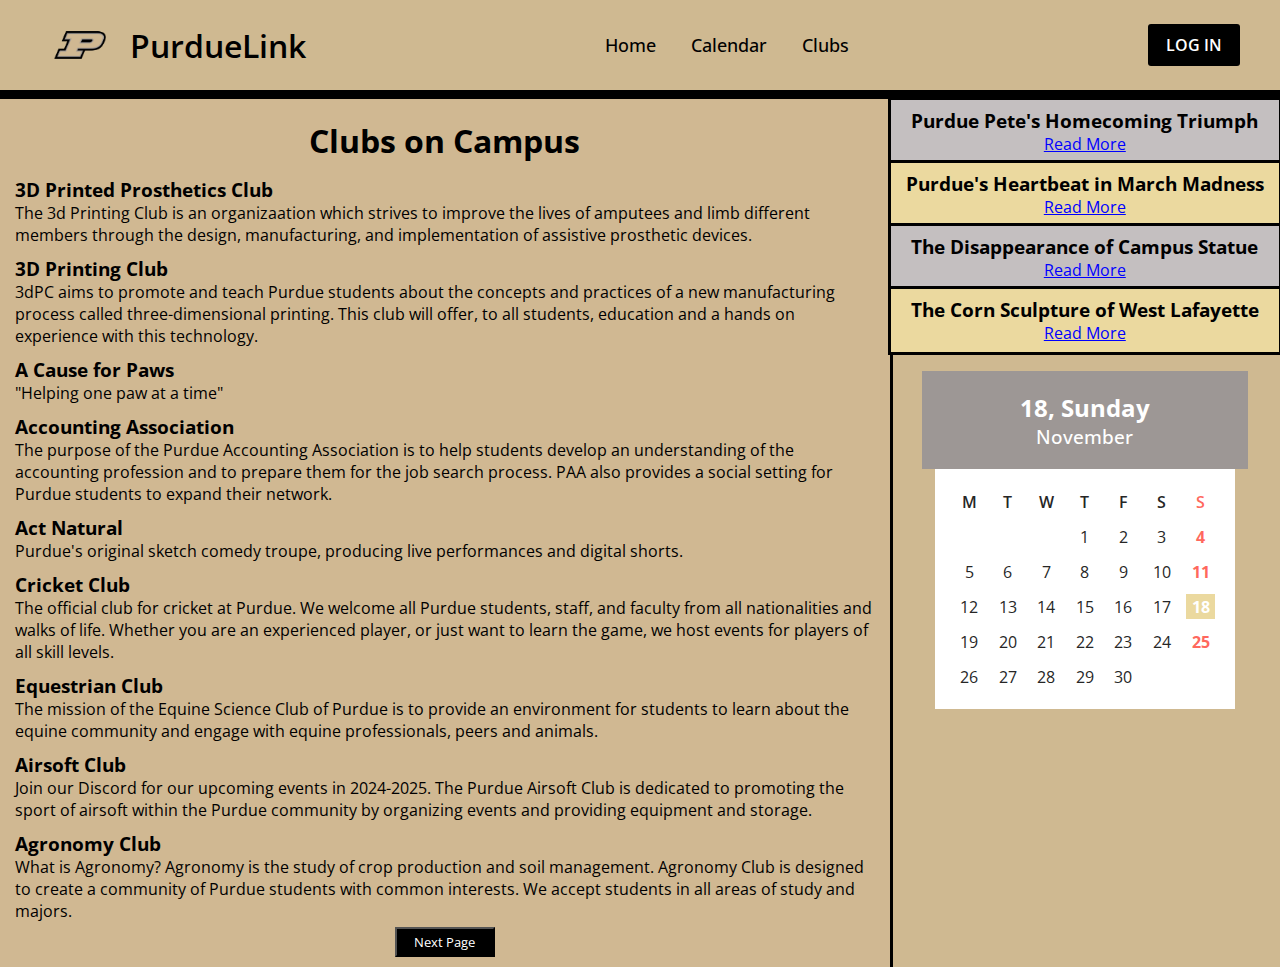
<file: clubs1.html>
<!DOCTYPE html>
<html lang="en">
<head>
    <meta charset="UTF-8">
    <meta name="viewport" content="width=device-width, initial-scale=1.0">
    <title>Project</title>
    <link rel="stylesheet" href="https://fonts.googleapis.com/css2?family=Material+Symbols+Rounded:opsz,wght,FILL,GRAD@48,400,0,0">
    <link rel="stylesheet" href="css/clubs.css">
    <script src="script.js" defer></script>
</head>
<body>
    <header>
        <nav class="navbar">
            <span class="hamburger-btn material-symbols-rounded">menu</span>
            <a href="index.html" class="logo">
                <img src="Images/PurdueLogo.png" alt="logo">
                <h2>PurdueLink</h2>
            </a>
            <ul class="links">
                <span class="close-btn material-symbols-rounded">close</span>
                <li><a href="index.html">Home</a></li>
                <li><a href="calendar.html">Calendar</a></li>
                <li><a href="clubs1.html">Clubs</a></li>
            </ul>
            <button class="login-btn">LOG IN</button>
  
        </nav>
    </header>

    <div class="blur-bg-overlay"></div>
    <div class="navbar-bar"></div>
    <div class="form-popup">
        <span class="close-btn material-symbols-rounded">close</span>
        <div class="form-box login">
            <div class="form-details">
                <h2>Welcome Back</h2>
                <p>Please log in using your personal information to stay connected with us.</p>
            </div>
            <div class="form-content">
                <h2>LOGIN</h2>
                <form action="#">
                    <div class="input-field">
                        <input type="text" required>
                        <label>Email</label>
                    </div>
                    <div class="input-field">
                        <input type="password" required>
                        <label>Password</label>
                    </div>
                    <a href="#" class="forgot-pass-link">Forgot password?</a>
                    <button type="submit">Log In</button>
                </form>
                <div class="bottom-link">
                    Don't have an account?
                    <a href="#" id="signup-link">Signup</a>
                </div>
            </div>
        </div>
        <div class="form-box signup">
            <div class="form-details">
                <h2>Create Account</h2>
                <p>To become a part of our community, please sign up using your personal information.</p>
            </div>
            <div class="form-content">
                <h2>SIGNUP</h2>
                <form action="#">
                    <div class="input-field">
                        <input type="text" required>
                        <label>Enter your email</label>
                    </div>
                    <div class="input-field">
                        <input type="password" required>
                        <label>Create password</label>
                    </div>
                    <div class="policy-text">
                        <input type="checkbox" id="policy">
                        <label for="policy">
                            I agree the
                            <a href="#" class="option">Terms & Conditions</a>
                        </label>
                    </div>
                    <button type="submit">Sign Up</button>
                </form>
                <div class="bottom-link">
                    Already have an account? 
                    <a href="#" id="login-link">Login</a>
                </div>
            </div>
        </div>

    </div>
    <div class="sides">
        <div class="left">
            <h1>Clubs on Campus</h1>
           <ul class="club-list">
                <li><h3>3D Printed Prosthetics Club</h3>The 3d Printing Club is an organizaation which strives to improve the lives of amputees and limb different members through the design, manufacturing, and implementation of assistive prosthetic devices.</li>
                <li><h3>3D Printing Club</h3>3dPC aims to promote and teach Purdue students about the concepts and practices of a new manufacturing process called three-dimensional printing. This club will offer, to all students, education and a hands on experience with this technology.</li>
                <li><h3>A Cause for Paws</h3>"Helping one paw at a time"</li>
                <li><h3>Accounting Association</h3>The purpose of the Purdue Accounting Association is to help students develop an understanding of the accounting profession and to prepare them for the job search process. PAA also provides a social setting for Purdue students to expand their network.</li>
                <li><h3>Act Natural</h3>Purdue's original sketch comedy troupe, producing live performances and digital shorts.</li>
                <li><h3>Cricket Club</h3>The official club for cricket at Purdue. We welcome all Purdue students, staff, and faculty from all nationalities and walks of life. Whether you are an experienced player, or just want to learn the game, we host events for players of all skill levels. </li>
                <li><h3>Equestrian Club</h3>The mission of the Equine Science Club of Purdue is to provide an environment for students to learn about the equine community and engage with equine professionals, peers and animals.</li>
                <li><h3>Airsoft Club</h3>Join our Discord for our upcoming events in 2024-2025. The Purdue Airsoft Club is dedicated to promoting the sport of airsoft within the Purdue community by organizing events and providing equipment and storage.</li>
                <li><h3>Agronomy Club</h3>What is Agronomy? Agronomy is the study of crop production and soil management. Agronomy Club is designed to create a community of Purdue students with common interests. We accept students in all areas of study and majors.</li>
           </ul>
           <button class = "next-page" onclick="document.location='clubs2.html'">Next Page</button>
        </div>
        <div class="right">
            
            <div class="article-stuff">
                    <div class="sml-art1">
                        <h3 class="art1-title">Purdue Pete's Homecoming Triumph</h3>
                        <a href="Article1.html" class = "read-more-link">Read More</a>
                    </div>
                    <div class="sml-art2">
                        <h3 class="art2-title">Purdue's Heartbeat in March Madness</h3>
                        <a href="Article2.html" class = "read-more-link">Read More</a>
                    </div>
                    <div class="sml-art3">
                        <h3 class="art3-title">The Disappearance of Campus Statue</h3>
                        <a href="Article3.html" class = "read-more-link">Read More</a>
                    </div>
                    <div class="sml-art4">
                        <h3 class="art4-title">The Corn Sculpture of West Lafayette</h3>
                        <a href="Article4.html" class = "read-more-link">Read More</a>
                    </div>
            </div>
            
        
        
            <div class="calendar__bigstuff">
                <h2>18, Sunday</h2>
                <h3>November</h3>
              </div>
            <div class="calendar">
                <div class="calendar__date">
                  <div class="calendar__day">M</div>
                  <div class="calendar__day">T</div>
                  <div class="calendar__day">W</div>
                  <div class="calendar__day">T</div>
                  <div class="calendar__day">F</div>
                  <div class="calendar__day">S</div>
                  <div class="calendar__day">S</div>
                  <div class="calendar__number"></div>
                  <div class="calendar__number"></div>
                  <div class="calendar__number"></div>
                  <div class="calendar__number">1</div>
                  <div class="calendar__number">2</div>
                  <div class="calendar__number">3</div>
                  <div class="calendar__number">4</div>
                  <div class="calendar__number">5</div>
                  <div class="calendar__number">6</div>
                  <div class="calendar__number">7</div>
                  <div class="calendar__number">8</div>
                  <div class="calendar__number">9</div>
                  <div class="calendar__number">10</div>
                  <div class="calendar__number">11</div>
                  <div class="calendar__number">12</div>
                  <div class="calendar__number">13</div>
                  <div class="calendar__number">14</div>
                  <div class="calendar__number">15</div>
                  <div class="calendar__number">16</div>
                  <div class="calendar__number">17</div>
                  <div class="calendar__number calendar__number--current">18</div>
                  <div class="calendar__number">19</div>
                  <div class="calendar__number">20</div>
                  <div class="calendar__number">21</div>
                  <div class="calendar__number">22</div>
                  <div class="calendar__number">23</div>
                  <div class="calendar__number">24</div>
                  <div class="calendar__number">25</div>
                  <div class="calendar__number">26</div>
                  <div class="calendar__number">27</div>
                  <div class="calendar__number">28</div>
                  <div class="calendar__number">29</div>
                  <div class="calendar__number">30</div>
                </div>
              </div>
            </div>
        </div>

</body>
</file>
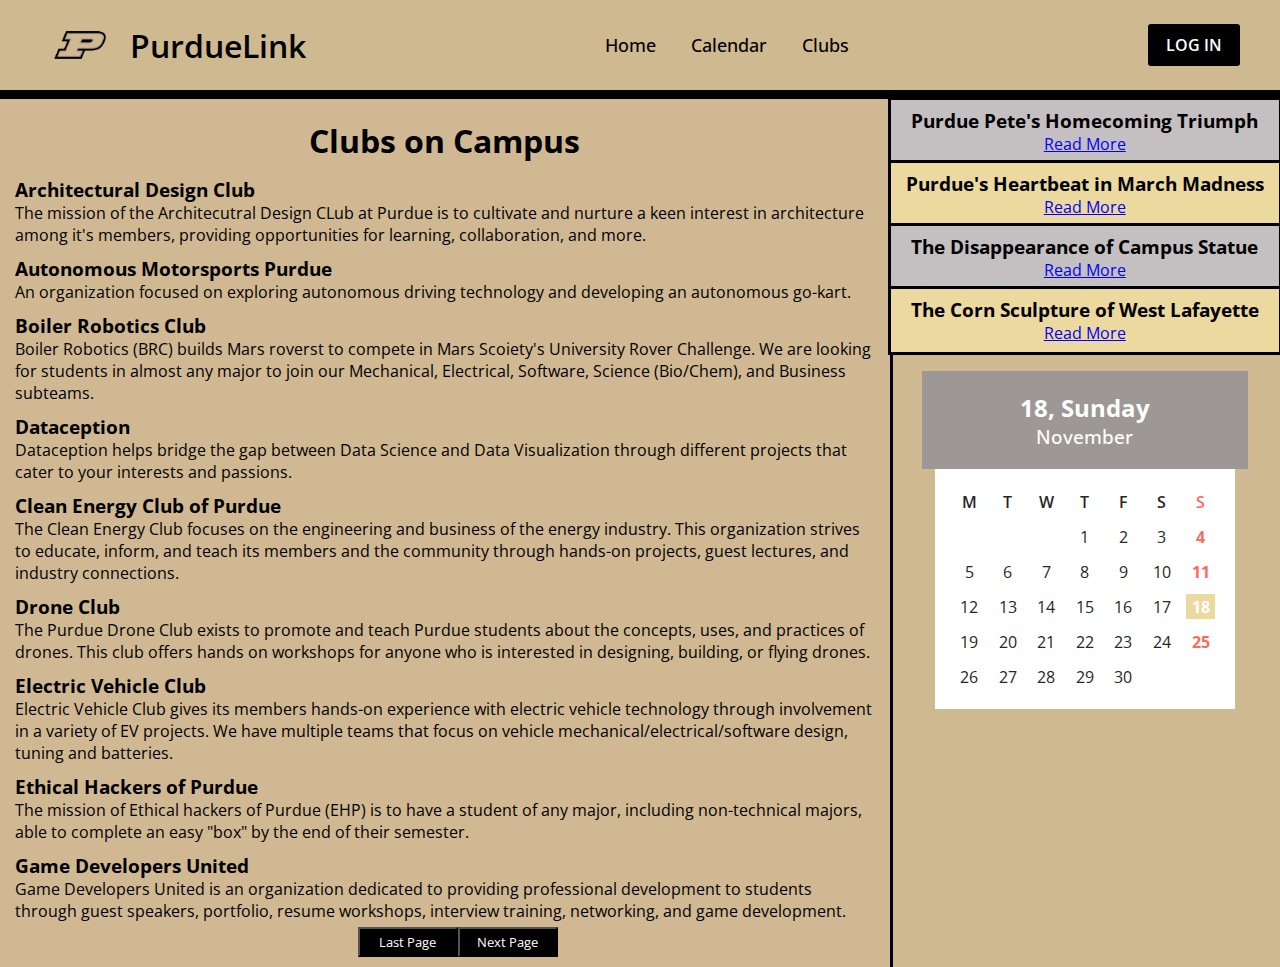
<file: clubs2.html>
<!DOCTYPE html>
<html lang="en">
<head>
    <meta charset="UTF-8">
    <meta name="viewport" content="width=device-width, initial-scale=1.0">
    <title>Project</title>
    <link rel="stylesheet" href="https://fonts.googleapis.com/css2?family=Material+Symbols+Rounded:opsz,wght,FILL,GRAD@48,400,0,0">
    <link rel="stylesheet" href="css/clubs2.css">
    <script src="script.js" defer></script>
</head>
<body>
    <header>
        <nav class="navbar">
            <span class="hamburger-btn material-symbols-rounded">menu</span>
            <a href="index.html" class="logo">
                <img src="Images/PurdueLogo.png" alt="logo">
                <h2>PurdueLink</h2>
            </a>
            <ul class="links">
                <span class="close-btn material-symbols-rounded">close</span>
                <li><a href="index.html">Home</a></li>
                <li><a href="calendar.html">Calendar</a></li>
                <li><a href="clubs1.html">Clubs</a></li>
            </ul>
            <button class="login-btn">LOG IN</button>
  
        </nav>
    </header>

    <div class="blur-bg-overlay"></div>
    <div class="navbar-bar"></div>
    <div class="form-popup">
        <span class="close-btn material-symbols-rounded">close</span>
        <div class="form-box login">
            <div class="form-details">
                <h2>Welcome Back</h2>
                <p>Please log in using your personal information to stay connected with us.</p>
            </div>
            <div class="form-content">
                <h2>LOGIN</h2>
                <form action="#">
                    <div class="input-field">
                        <input type="text" required>
                        <label>Email</label>
                    </div>
                    <div class="input-field">
                        <input type="password" required>
                        <label>Password</label>
                    </div>
                    <a href="#" class="forgot-pass-link">Forgot password?</a>
                    <button type="submit">Log In</button>
                </form>
                <div class="bottom-link">
                    Don't have an account?
                    <a href="#" id="signup-link">Signup</a>
                </div>
            </div>
        </div>
        <div class="form-box signup">
            <div class="form-details">
                <h2>Create Account</h2>
                <p>To become a part of our community, please sign up using your personal information.</p>
            </div>
            <div class="form-content">
                <h2>SIGNUP</h2>
                <form action="#">
                    <div class="input-field">
                        <input type="text" required>
                        <label>Enter your email</label>
                    </div>
                    <div class="input-field">
                        <input type="password" required>
                        <label>Create password</label>
                    </div>
                    <div class="policy-text">
                        <input type="checkbox" id="policy">
                        <label for="policy">
                            I agree the
                            <a href="#" class="option">Terms & Conditions</a>
                        </label>
                    </div>
                    <button type="submit">Sign Up</button>
                </form>
                <div class="bottom-link">
                    Already have an account? 
                    <a href="#" id="login-link">Login</a>
                </div>
            </div>
        </div>

    </div>
    <div class="sides">
        <div class="left">
            <h1>Clubs on Campus</h1>
           <ul class="club-list">
                <li><h3>Architectural Design Club</h3>The mission of the Architecutral Design CLub at Purdue is to cultivate and nurture a keen interest in architecture among it's members, providing opportunities for learning, collaboration, and more.</li>
                <li><h3>Autonomous Motorsports Purdue</h3>An organization focused on exploring autonomous driving technology and developing an autonomous go-kart.</li>
                <li><h3>Boiler Robotics Club</h3>Boiler Robotics (BRC) builds Mars roverst to compete in Mars Scoiety's University Rover Challenge. We are looking for students in almost any major to join our Mechanical, Electrical, Software, Science (Bio/Chem), and Business subteams.</li>
                <li><h3>Dataception</h3>Dataception helps bridge the gap between Data Science and Data Visualization through different projects that cater to your interests and passions.</li>
                <li><h3>Clean Energy Club of Purdue</h3>The Clean Energy Club focuses on the engineering and business of the energy industry. This organization strives to educate, inform, and teach its members and the community through hands-on projects, guest lectures, and industry connections.</li>
                <li><h3>Drone Club</h3>The Purdue Drone Club exists to promote and teach Purdue students about the concepts, uses, and practices of drones. This club offers hands on workshops for anyone who is interested in designing, building, or flying drones.</li>
                <li><h3>Electric Vehicle Club</h3>Electric Vehicle Club gives its members hands-on experience with electric vehicle technology through involvement in a variety of EV projects. We have multiple teams that focus on vehicle mechanical/electrical/software design, tuning and batteries.</li>
                <li><h3>Ethical Hackers of Purdue</h3>The mission of Ethical hackers of Purdue (EHP) is to have a student of any major, including non-technical majors, able to complete an easy "box" by the end of their semester.</li>
                <li><h3>Game Developers United</h3>Game Developers United is an organization dedicated to providing professional development to students through guest speakers, portfolio, resume workshops, interview training, networking, and game development.</li>
           </ul>
           <div class="buttons">
            <button class = "last-page" onclick="document.location='clubs1.html'">Last Page</button>
            <button class = "next-page" onclick="document.location='workinprogress.html'">Next Page</button>
        </div>
        </div>
        <div class="right">
            
            <div class="article-stuff">
                    <div class="sml-art1">
                        <h3 class="art1-title">Purdue Pete's Homecoming Triumph</h3>
                        <a href="Article1.html" class = "read-more-link">Read More</a>
                    </div>
                    <div class="sml-art2">
                        <h3 class="art2-title">Purdue's Heartbeat in March Madness</h3>
                        <a href="Article2.html" class = "read-more-link">Read More</a>
                    </div>
                    <div class="sml-art3">
                        <h3 class="art3-title">The Disappearance of Campus Statue</h3>
                        <a href="Article3.html" class = "read-more-link">Read More</a>
                    </div>
                    <div class="sml-art4">
                        <h3 class="art4-title">The Corn Sculpture of West Lafayette</h3>
                        <a href="Article4.html" class = "read-more-link">Read More</a>
                    </div>
            </div>
            
        
        
            <div class="calendar__bigstuff">
                <h2>18, Sunday</h2>
                <h3>November</h3>
              </div>
            <div class="calendar">
                <div class="calendar__date">
                  <div class="calendar__day">M</div>
                  <div class="calendar__day">T</div>
                  <div class="calendar__day">W</div>
                  <div class="calendar__day">T</div>
                  <div class="calendar__day">F</div>
                  <div class="calendar__day">S</div>
                  <div class="calendar__day">S</div>
                  <div class="calendar__number"></div>
                  <div class="calendar__number"></div>
                  <div class="calendar__number"></div>
                  <div class="calendar__number">1</div>
                  <div class="calendar__number">2</div>
                  <div class="calendar__number">3</div>
                  <div class="calendar__number">4</div>
                  <div class="calendar__number">5</div>
                  <div class="calendar__number">6</div>
                  <div class="calendar__number">7</div>
                  <div class="calendar__number">8</div>
                  <div class="calendar__number">9</div>
                  <div class="calendar__number">10</div>
                  <div class="calendar__number">11</div>
                  <div class="calendar__number">12</div>
                  <div class="calendar__number">13</div>
                  <div class="calendar__number">14</div>
                  <div class="calendar__number">15</div>
                  <div class="calendar__number">16</div>
                  <div class="calendar__number">17</div>
                  <div class="calendar__number calendar__number--current">18</div>
                  <div class="calendar__number">19</div>
                  <div class="calendar__number">20</div>
                  <div class="calendar__number">21</div>
                  <div class="calendar__number">22</div>
                  <div class="calendar__number">23</div>
                  <div class="calendar__number">24</div>
                  <div class="calendar__number">25</div>
                  <div class="calendar__number">26</div>
                  <div class="calendar__number">27</div>
                  <div class="calendar__number">28</div>
                  <div class="calendar__number">29</div>
                  <div class="calendar__number">30</div>
                </div>
              </div>
            </div>
        </div>

</body>
</file>
<file: css/style.css>
/* Importing Google font - Open Sans */
@import url("https://fonts.googleapis.com/css2?family=Open+Sans:wght@400;500;600;700&display=swap");

* {
    margin: 0;
    padding: 0;
    box-sizing: border-box;
    font-family: "Open Sans", sans-serif;
}

body {
    height: 100vh;
    width: 100%;
    background-color: #cfb991;
}

header {
    width: 100%;
    top: 0;
    left: 0;
    z-index: 10;
    padding: 0 10px;
}

.navbar {
    display: flex;
    padding: 15px 0;
    align-items: center;
    max-width: 1200px;
    margin: 0 auto;
    justify-content: space-between;

}


.navbar-bar{ 
    width:100%;
    height: 1%;
    background-color: #000;
}


.navbar .hamburger-btn {
    display: none;
    color: #fff;
    cursor: pointer;
    font-size: 1.5rem;
}

.navbar .logo {
    gap: 10px;
    display: flex;
    align-items: center;
    text-decoration: none;
    color:black;
}

.navbar .logo img {
    width: 80px;
    border-radius: 50%;
}

.navbar .logo h2 {
    color: black;
    font-weight: 600;
    font-size: 2rem;
}

.navbar .links {
    display: flex;
    gap: 35px;
    list-style: none;
    align-items: center;
}

.navbar .links .close-btn {
    position: absolute;
    right: 20px;
    top: 20px;
    display: none;
    color: #000;
    cursor: pointer;
}

.navbar .links a {
    color: black;
    font-size: 1.1rem;
    font-weight: 500;
    text-decoration: none;
    transition: 0.1s ease;
}

.navbar .links a:hover {
    color: white;
}

.navbar .login-btn {
    border: none;
    outline: none;
    background: black;
    color: white;
    font-size: 1rem;
    font-weight: 600;
    padding: 10px 18px;
    border-radius: 3px;
    cursor: pointer;
    transition: 0.15s ease;
}

.navbar .login-btn:hover {
    background: #9d9795;
}

.form-popup {
    position: fixed;
    top: 50%;
    left: 50%;
    z-index: 10;
    width: 100%;
    opacity: 0;
    pointer-events: none;
    max-width: 720px;
    background: #fff;
    border: 2px solid #fff;
    transform: translate(-50%, -70%);
}

.show-popup .form-popup {
    opacity: 1;
    pointer-events: auto;
    transform: translate(-50%, -50%);
    transition: transform 0.3s ease, opacity 0.1s;
}

.form-popup .close-btn {
    position: absolute;
    top: 12px;
    right: 12px;
    color: #878484;
    cursor: pointer;
}

.blur-bg-overlay {
    position: fixed;
    top: 0;
    left: 0;
    z-index: 10;
    height: 100%;
    width: 100%;
    opacity: 0;
    pointer-events: none;
    backdrop-filter: blur(5px);
    -webkit-backdrop-filter: blur(5px);
    transition: 0.1s ease;
}

.show-popup .blur-bg-overlay {
    opacity: 1;
    pointer-events: auto;
}

.form-popup .form-box {
    display: flex;
}

.form-box .form-details {
    width: 100%;
    color: #fff;
    max-width: 330px;
    text-align: center;
    display: flex;
    flex-direction: column;
    justify-content: center;
    align-items: center;
}

.login .form-details {
    padding: 0 40px;
    background-color: white;
    background-position: center;
    background-size: cover;
    color: black;
}

.signup .form-details {
    padding: 0 20px;
    background-color: white;
    background-position: center;
    background-size: cover;
    color: black;

}

.form-box .form-content {
    width: 100%;
    padding: 35px;
}

.form-box h2 {
    text-align: center;
    margin-bottom: 29px;
}

form .input-field {
    position: relative;
    height: 50px;
    width: 100%;
    margin-top: 20px;
}

.input-field input {
    height: 100%;
    width: 100%;
    background: none;
    outline: none;
    font-size: 0.95rem;
    padding: 0 15px;
    border: 1px solid #717171;
    border-radius: 3px;
}

.input-field input:focus {
    border: 1px solid #DDb945;
}

.input-field label {
    position: absolute;
    top: 50%;
    left: 15px;
    transform: translateY(-50%);
    color: #4a4646;
    pointer-events: none;
    transition: 0.2s ease;
}

.input-field input:is(:focus, :valid) {
    padding: 16px 15px 0;
}

.input-field input:is(:focus, :valid)~label {
    transform: translateY(-120%);
    color: #DDb945;
    font-size: 0.75rem;
}

.form-box a {
    color: black;
    text-decoration: underline;
}

.form-box a:hover {
    text-decoration: underline;
}

form :where(.forgot-pass-link, .policy-text) {
    display: inline-flex;
    margin-top: 13px;
    font-size: 0.95rem;
}

form button {
    width: 100%;
    color: #fff;
    border: none;
    outline: none;
    padding: 14px 0;
    font-size: 1rem;
    font-weight: 500;
    border-radius: 3px;
    cursor: pointer;
    margin: 25px 0;
    background: black;
    transition: 0.2s ease;
}

form button:hover {
    background: #DDb945;
}

.form-content .bottom-link {
    text-align: center;
}

.form-popup .signup,
.form-popup.show-signup .login {
    display: none;
}

.form-popup.show-signup .signup {
    display: flex;
}

.signup .policy-text {
    display: flex;
    margin-top: 14px;
    align-items: center;
}

.signup .policy-text input {
    width: 14px;
    height: 14px;
    margin-right: 7px;
}

@media (max-width: 950px) {
    .navbar :is(.hamburger-btn, .close-btn) {
        display: block;
    }

    .navbar {
        padding: 15px 0;
    }

    .navbar .logo img {
        display: none;
    }

    .navbar .logo h2 {
        font-size: 1.4rem;
    }

    .navbar .links {
        position: fixed;
        top: 0;
        z-index: 10;
        left: -100%;
        display: block;
        height: 100vh;
        width: 100%;
        padding-top: 60px;
        text-align: center;
        background: #fff;
        transition: 0.2s ease;
    }

    .navbar .links.show-menu {
        left: 0;
    }

    .navbar .links a {
        display: inline-flex;
        margin: 20px 0;
        font-size: 1.2rem;
        color: #000;
    }

    .navbar .links a:hover {
        color: #00BCD4;
    }

    .navbar .login-btn {
        font-size: 0.9rem;
        padding: 7px 10px;
    }
}

@media (max-width: 760px) {
    .form-popup {
        width: 95%;
    }

    .form-box .form-details {
        display: none;
    }

    .form-box .form-content {
        padding: 30px 20px;
    }
}

.sides{
    display:flex;
    flex-wrap: wrap;
}

.left, .right{
    flex-direction: column;
}

.left{ 
    flex: 69%;
    height: auto;
    background-color: #d0b892;
}

.right{
    display:flex;
    flex:30%;
    float:right;
    padding: 1px;
}

.article1 { 
    height: auto;
    padding: 15px 25px 15px 25px; 
    outline-style: solid;

}

.article2{ 
    height: auto;
    padding: 15px 25px 15px 25px; 
    outline-style: solid;


}

.article3{ 
    height: auto;
    padding: 15px 25px 15px 25px; 
    outline-style: solid;

}

.news-title{
    width: auto;
    text-align: center;
}

.news-title2{
    display: block;
    margin-left: 15rem;
}



.article1-img{ 
    max-width: 40%;
    max-height: 40%;
    display:block;
    margin-left: auto;
    margin-right:auto;
    padding: 5px 5px 5px 5px;
}


.article2-img{ 
    display:block;
    max-width: 15%;
    max-height: 15%;
    float: left;
    padding: 10px 10px 10px 10px;
    margin-top: -2.5rem;
    margin-right: 1rem;
}

.article3-img{ 
    max-width: 15%;
    max-height: 15%;
    float:right;
    margin-top: -2.5rem;
}

.news-stuff, .news2-stuff, .news3-stuff {
    line-height: 2px;
    padding: 10px 10px 10px 10px;
    font-size: 1.1rem;    
}


.read-more-link, .read-more-link2, .read-more-link3, a:link{
    color: blue;
}

.read-more-link, .read-more-link2, .read-more-link3, a:visited{
    color: purple;
}



.calendar {
position: relative;
width: 300px;
background-color: #fff;
box-sizing: border-box;
box-shadow: 0 5px 50px rgba(#000, 0.5);
overflow: hidden;
margin-right:auto;
margin-left:auto;
overflow: hidden;
}

.calendar__bigstuff {
text-align: center;
position: relative;
height:fit-content;
width:84%;
padding: 20px ;
color: #fff;
background: #9d9795;
text-shadow: 0 2px 2px rgba(#000, 0.2);
box-sizing: border-box;
margin-right:auto;
margin-left:auto;
margin-top: 5%;

h2 {
    margin: 0;
}

h3 {
    margin: 0;
    font-weight: 500;
}
}

.calendar__date {
padding: 20px;
display: grid;
grid-template-columns: repeat(auto-fit, minmax(25px, 1fr));
grid-gap: 10px;
box-sizing: border-box;
}

.calendar__day {
display: flex;
align-items: center;
justify-content: center;
height: 25px;
font-weight: 600;
color: #262626;

&:nth-child(7) {
    color: #ff685d;
}
}

.calendar__number {
display: flex;
align-items: center;
justify-content: center;
height: 25px;
color: #262626;
}
.calendar__number:nth-child(7n) {
    color: #ff685d;
    font-weight: 700;
}

.calendar__number--current{
    background-color: #ebd99f;
    color: #fff !important;
    font-weight: 700;
    cursor: pointer;
}

.calendar__number:hover{
    background-color:#ebd99f;
    cursor:pointer;
}


.club-stuff{
    display: flex;
    flex-direction: column;
    text-align: center;
    outline: 10px;
}

.club1, .club2, .club3, .club4{ 
    padding: 10px 10px;
    outline-style:solid;
}

.club1, .club3{
    background-color: #c4bfc0;
}

.club2, .club4{
    background-color:#ebd99f;
}
</file>
<file: css/article1.css>
/* Importing Google font - Open Sans */
@import url("https://fonts.googleapis.com/css2?family=Open+Sans:wght@400;500;600;700&display=swap");

* {
    margin: 0;
    padding: 0;
    box-sizing: border-box;
    font-family: "Open Sans", sans-serif;
}

body {
    height: 100vh;
    width: 100%;
    background-color: #cfb991;
}

header {
    width: 100%;
    top: 0;
    left: 0;
    z-index: 10;
    padding: 0 10px;
}

.navbar {
    display: flex;
    padding: 15px 0;
    align-items: center;
    max-width: 1200px;
    margin: 0 auto;
    justify-content: space-between;

}


.navbar-bar{ 
    width:100%;
    height: 1%;
    background-color: #000;
}


.navbar .hamburger-btn {
    display: none;
    color: #fff;
    cursor: pointer;
    font-size: 1.5rem;
}

.navbar .logo {
    gap: 10px;
    display: flex;
    align-items: center;
    text-decoration: none;
    color:black;
}

.navbar .logo img {
    width: 80px;
    border-radius: 50%;
}

.navbar .logo h2 {
    color: black;
    font-weight: 600;
    font-size: 2rem;
}

.navbar .links {
    display: flex;
    gap: 35px;
    list-style: none;
    align-items: center;
}

.navbar .links .close-btn {
    position: absolute;
    right: 20px;
    top: 20px;
    display: none;
    color: #000;
    cursor: pointer;
}

.navbar .links a {
    color: black;
    font-size: 1.1rem;
    font-weight: 500;
    text-decoration: none;
    transition: 0.1s ease;
}

.navbar .links a:hover {
    color: white;
}

.navbar .login-btn {
    border: none;
    outline: none;
    background: black;
    color: white;
    font-size: 1rem;
    font-weight: 600;
    padding: 10px 18px;
    border-radius: 3px;
    cursor: pointer;
    transition: 0.15s ease;
}

.navbar .login-btn:hover {
    background: #9d9795;
}

.form-popup {
    position: fixed;
    top: 50%;
    left: 50%;
    z-index: 10;
    width: 100%;
    opacity: 0;
    pointer-events: none;
    max-width: 720px;
    background: #fff;
    border: 2px solid #fff;
    transform: translate(-50%, -70%);
}

.show-popup .form-popup {
    opacity: 1;
    pointer-events: auto;
    transform: translate(-50%, -50%);
    transition: transform 0.3s ease, opacity 0.1s;
}

.form-popup .close-btn {
    position: absolute;
    top: 12px;
    right: 12px;
    color: #878484;
    cursor: pointer;
}

.blur-bg-overlay {
    position: fixed;
    top: 0;
    left: 0;
    z-index: 10;
    height: 100%;
    width: 100%;
    opacity: 0;
    pointer-events: none;
    backdrop-filter: blur(5px);
    -webkit-backdrop-filter: blur(5px);
    transition: 0.1s ease;
}

.show-popup .blur-bg-overlay {
    opacity: 1;
    pointer-events: auto;
}

.form-popup .form-box {
    display: flex;
}

.form-box .form-details {
    width: 100%;
    color: #fff;
    max-width: 330px;
    text-align: center;
    display: flex;
    flex-direction: column;
    justify-content: center;
    align-items: center;
}

.login .form-details {
    padding: 0 40px;
    background-color: white;
    background-position: center;
    background-size: cover;
    color: black;
}

.signup .form-details {
    padding: 0 20px;
    background-color: white;
    background-position: center;
    background-size: cover;
    color: black;

}

.form-box .form-content {
    width: 100%;
    padding: 35px;
}

.form-box h2 {
    text-align: center;
    margin-bottom: 29px;
}

form .input-field {
    position: relative;
    height: 50px;
    width: 100%;
    margin-top: 20px;
}

.input-field input {
    height: 100%;
    width: 100%;
    background: none;
    outline: none;
    font-size: 0.95rem;
    padding: 0 15px;
    border: 1px solid #717171;
    border-radius: 3px;
}

.input-field input:focus {
    border: 1px solid #DDb945;
}

.input-field label {
    position: absolute;
    top: 50%;
    left: 15px;
    transform: translateY(-50%);
    color: #4a4646;
    pointer-events: none;
    transition: 0.2s ease;
}

.input-field input:is(:focus, :valid) {
    padding: 16px 15px 0;
}

.input-field input:is(:focus, :valid)~label {
    transform: translateY(-120%);
    color: #DDb945;
    font-size: 0.75rem;
}

.form-box a {
    color: black;
    text-decoration: underline;
}

.form-box a:hover {
    text-decoration: underline;
}

form :where(.forgot-pass-link, .policy-text) {
    display: inline-flex;
    margin-top: 13px;
    font-size: 0.95rem;
}

form button {
    width: 100%;
    color: #fff;
    border: none;
    outline: none;
    padding: 14px 0;
    font-size: 1rem;
    font-weight: 500;
    border-radius: 3px;
    cursor: pointer;
    margin: 25px 0;
    background: black;
    transition: 0.2s ease;
}

form button:hover {
    background: #DDb945;
}

.form-content .bottom-link {
    text-align: center;
}

.form-popup .signup,
.form-popup.show-signup .login {
    display: none;
}

.form-popup.show-signup .signup {
    display: flex;
}

.signup .policy-text {
    display: flex;
    margin-top: 14px;
    align-items: center;
}

.signup .policy-text input {
    width: 14px;
    height: 14px;
    margin-right: 7px;
}

@media (max-width: 950px) {
    .navbar :is(.hamburger-btn, .close-btn) {
        display: block;
    }

    .navbar {
        padding: 15px 0;
    }

    .navbar .logo img {
        display: none;
    }

    .navbar .logo h2 {
        font-size: 1.4rem;
    }

    .navbar .links {
        position: fixed;
        top: 0;
        z-index: 10;
        left: -100%;
        display: block;
        height: 100vh;
        width: 100%;
        padding-top: 60px;
        text-align: center;
        background: #fff;
        transition: 0.2s ease;
    }

    .navbar .links.show-menu {
        left: 0;
    }

    .navbar .links a {
        display: inline-flex;
        margin: 20px 0;
        font-size: 1.2rem;
        color: #000;
    }

    .navbar .links a:hover {
        color: #00BCD4;
    }

    .navbar .login-btn {
        font-size: 0.9rem;
        padding: 7px 10px;
    }
}

@media (max-width: 760px) {
    .form-popup {
        width: 95%;
    }

    .form-box .form-details {
        display: none;
    }

    .form-box .form-content {
        padding: 30px 20px;
    }
}

.sides{
    display:flex;
    flex-wrap: wrap;
}

.left, .right{
    flex-direction: column;
}

.left{ 
    flex: 69%;
    height: auto;
    background-color: #d0b892;
}

.right{
    display:flex;
    flex:30%;
    float:right;
    padding: 1px;
}


.calendar {
position: relative;
width: 300px;
background-color: #fff;
box-sizing: border-box;
box-shadow: 0 5px 50px rgba(#000, 0.5);
overflow: hidden;
margin-right:auto;
margin-left:auto;
overflow: hidden;
}

.calendar__picture {
text-align: center;
position: relative;
height:fit-content;
width:84%;
padding: 20px ;
color: #fff;
background: #9d9795;
text-shadow: 0 2px 2px rgba(#000, 0.2);
box-sizing: border-box;
margin-right:auto;
margin-left:auto;
margin-top: 5%;

h2 {
    margin: 0;
}

h3 {
    margin: 0;
    font-weight: 500;
}
}

.calendar__date {
padding: 20px;
display: grid;
grid-template-columns: repeat(auto-fit, minmax(25px, 1fr));
grid-gap: 10px;
box-sizing: border-box;
}

.calendar__day {
display: flex;
align-items: center;
justify-content: center;
height: 25px;
font-weight: 600;
color: #262626;

&:nth-child(7) {
    color: #ff685d;
}
}

.calendar__number {
display: flex;
align-items: center;
justify-content: center;
height: 25px;
color: #262626;

&:nth-child(7n) {
    color: #ff685d;
    font-weight: 700;
}

&--current,
&:hover {
    background-color: #009688;
    color: #fff !important;
    font-weight: 700;
    cursor: pointer;
}
}


.club-stuff{
    display: flex;
    flex-direction: column;
    text-align: center;
    outline: 10px;
}

.club1, .club2, .club3, .club4{ 
    padding: 10px 10px;
    outline-style:solid;
}

.club1, .club3{
    background-color: #c4bfc0;
}

.club2, .club4{
    background-color:#ebd99f;
}


.article{
    outline-style: solid;
}

.article-title{
    text-align: center;
    font-size: 2rem;
}

.article-img{
    display:block;
    margin-left:auto;
    margin-right:auto;
    width: 80%;
    height: auto;
}

.article-stuff{
    padding: 10px 15px;
    font-size: 1rem;

}
</file>
<file: css/article2+3.css>
/* Importing Google font - Open Sans */
@import url("https://fonts.googleapis.com/css2?family=Open+Sans:wght@400;500;600;700&display=swap");

* {
    margin: 0;
    padding: 0;
    box-sizing: border-box;
    font-family: "Open Sans", sans-serif;
}

body {
    height: 100vh;
    width: 100%;
    background-color: #cfb991;
}

header {
    width: 100%;
    top: 0;
    left: 0;
    z-index: 10;
    padding: 0 10px;
}

.navbar {
    display: flex;
    padding: 15px 0;
    align-items: center;
    max-width: 1200px;
    margin: 0 auto;
    justify-content: space-between;

}


.navbar-bar{ 
    width:100%;
    height: 1%;
    background-color: #000;
}


.navbar .hamburger-btn {
    display: none;
    color: #fff;
    cursor: pointer;
    font-size: 1.5rem;
}

.navbar .logo {
    gap: 10px;
    display: flex;
    align-items: center;
    text-decoration: none;
    color:black;
}

.navbar .logo img {
    width: 80px;
    border-radius: 50%;
}

.navbar .logo h2 {
    color: black;
    font-weight: 600;
    font-size: 2rem;
}

.navbar .links {
    display: flex;
    gap: 35px;
    list-style: none;
    align-items: center;
}

.navbar .links .close-btn {
    position: absolute;
    right: 20px;
    top: 20px;
    display: none;
    color: #000;
    cursor: pointer;
}

.navbar .links a {
    color: black;
    font-size: 1.1rem;
    font-weight: 500;
    text-decoration: none;
    transition: 0.1s ease;
}

.navbar .links a:hover {
    color: white;
}

.navbar .login-btn {
    border: none;
    outline: none;
    background: black;
    color: white;
    font-size: 1rem;
    font-weight: 600;
    padding: 10px 18px;
    border-radius: 3px;
    cursor: pointer;
    transition: 0.15s ease;
}

.navbar .login-btn:hover {
    background: #9d9795;
}

.form-popup {
    position: fixed;
    top: 50%;
    left: 50%;
    z-index: 10;
    width: 100%;
    opacity: 0;
    pointer-events: none;
    max-width: 720px;
    background: #fff;
    border: 2px solid #fff;
    transform: translate(-50%, -70%);
}

.show-popup .form-popup {
    opacity: 1;
    pointer-events: auto;
    transform: translate(-50%, -50%);
    transition: transform 0.3s ease, opacity 0.1s;
}

.form-popup .close-btn {
    position: absolute;
    top: 12px;
    right: 12px;
    color: #878484;
    cursor: pointer;
}

.blur-bg-overlay {
    position: fixed;
    top: 0;
    left: 0;
    z-index: 10;
    height: 100%;
    width: 100%;
    opacity: 0;
    pointer-events: none;
    backdrop-filter: blur(5px);
    -webkit-backdrop-filter: blur(5px);
    transition: 0.1s ease;
}

.show-popup .blur-bg-overlay {
    opacity: 1;
    pointer-events: auto;
}

.form-popup .form-box {
    display: flex;
}

.form-box .form-details {
    width: 100%;
    color: #fff;
    max-width: 330px;
    text-align: center;
    display: flex;
    flex-direction: column;
    justify-content: center;
    align-items: center;
}

.login .form-details {
    padding: 0 40px;
    background-color: white;
    background-position: center;
    background-size: cover;
    color: black;
}

.signup .form-details {
    padding: 0 20px;
    background-color: white;
    background-position: center;
    background-size: cover;
    color: black;

}

.form-box .form-content {
    width: 100%;
    padding: 35px;
}

.form-box h2 {
    text-align: center;
    margin-bottom: 29px;
}

form .input-field {
    position: relative;
    height: 50px;
    width: 100%;
    margin-top: 20px;
}

.input-field input {
    height: 100%;
    width: 100%;
    background: none;
    outline: none;
    font-size: 0.95rem;
    padding: 0 15px;
    border: 1px solid #717171;
    border-radius: 3px;
}

.input-field input:focus {
    border: 1px solid #DDb945;
}

.input-field label {
    position: absolute;
    top: 50%;
    left: 15px;
    transform: translateY(-50%);
    color: #4a4646;
    pointer-events: none;
    transition: 0.2s ease;
}

.input-field input:is(:focus, :valid) {
    padding: 16px 15px 0;
}

.input-field input:is(:focus, :valid)~label {
    transform: translateY(-120%);
    color: #DDb945;
    font-size: 0.75rem;
}

.form-box a {
    color: black;
    text-decoration: underline;
}

.form-box a:hover {
    text-decoration: underline;
}

form :where(.forgot-pass-link, .policy-text) {
    display: inline-flex;
    margin-top: 13px;
    font-size: 0.95rem;
}

form button {
    width: 100%;
    color: #fff;
    border: none;
    outline: none;
    padding: 14px 0;
    font-size: 1rem;
    font-weight: 500;
    border-radius: 3px;
    cursor: pointer;
    margin: 25px 0;
    background: black;
    transition: 0.2s ease;
}

form button:hover {
    background: #DDb945;
}

.form-content .bottom-link {
    text-align: center;
}

.form-popup .signup,
.form-popup.show-signup .login {
    display: none;
}

.form-popup.show-signup .signup {
    display: flex;
}

.signup .policy-text {
    display: flex;
    margin-top: 14px;
    align-items: center;
}

.signup .policy-text input {
    width: 14px;
    height: 14px;
    margin-right: 7px;
}

@media (max-width: 950px) {
    .navbar :is(.hamburger-btn, .close-btn) {
        display: block;
    }

    .navbar {
        padding: 15px 0;
    }

    .navbar .logo img {
        display: none;
    }

    .navbar .logo h2 {
        font-size: 1.4rem;
    }

    .navbar .links {
        position: fixed;
        top: 0;
        z-index: 10;
        left: -100%;
        display: block;
        height: 100vh;
        width: 100%;
        padding-top: 60px;
        text-align: center;
        background: #fff;
        transition: 0.2s ease;
    }

    .navbar .links.show-menu {
        left: 0;
    }

    .navbar .links a {
        display: inline-flex;
        margin: 20px 0;
        font-size: 1.2rem;
        color: #000;
    }

    .navbar .links a:hover {
        color: #00BCD4;
    }

    .navbar .login-btn {
        font-size: 0.9rem;
        padding: 7px 10px;
    }
}

@media (max-width: 760px) {
    .form-popup {
        width: 95%;
    }

    .form-box .form-details {
        display: none;
    }

    .form-box .form-content {
        padding: 30px 20px;
    }
}

.sides{
    display:flex;
    flex-wrap: wrap;
}

.left, .right{
    flex-direction: column;
}

.left{ 
    flex: 69%;
    height: auto;
    background-color: #d0b892;
}

.right{
    display:flex;
    flex:30%;
    float:right;
    padding: 1px;
}


.calendar {
position: relative;
width: 300px;
background-color: #fff;
box-sizing: border-box;
box-shadow: 0 5px 50px rgba(#000, 0.5);
overflow: hidden;
margin-right:auto;
margin-left:auto;
overflow: hidden;
}

.calendar__picture {
text-align: center;
position: relative;
height:fit-content;
width:84%;
padding: 20px ;
color: #fff;
background: #9d9795;
text-shadow: 0 2px 2px rgba(#000, 0.2);
box-sizing: border-box;
margin-right:auto;
margin-left:auto;
margin-top: 5%;

h2 {
    margin: 0;
}

h3 {
    margin: 0;
    font-weight: 500;
}
}

.calendar__date {
padding: 20px;
display: grid;
grid-template-columns: repeat(auto-fit, minmax(25px, 1fr));
grid-gap: 10px;
box-sizing: border-box;
}

.calendar__day {
display: flex;
align-items: center;
justify-content: center;
height: 25px;
font-weight: 600;
color: #262626;

&:nth-child(7) {
    color: #ff685d;
}
}

.calendar__number {
display: flex;
align-items: center;
justify-content: center;
height: 25px;
color: #262626;

&:nth-child(7n) {
    color: #ff685d;
    font-weight: 700;
}

&--current,
&:hover {
    background-color: #009688;
    color: #fff !important;
    font-weight: 700;
    cursor: pointer;
}
}


.club-stuff{
    display: flex;
    flex-direction: column;
    text-align: center;
    outline: 10px;
}

.club1, .club2, .club3, .club4{ 
    padding: 10px 10px;
    outline-style:solid;
}

.club1, .club3{
    background-color: #c4bfc0;
}

.club2, .club4{
    background-color:#ebd99f;
}


.article{
    outline-style: solid;
}

.article-title{
    text-align: center;
    font-size: 2rem;
}

.article-img{
    display:block;
    margin-left:auto;
    margin-right:auto;
    width: 60%;
    height: auto;
}

.article-stuff{
    padding: 15px 25px;
    font-size: 1rem;

}
</file>
<file: css/calendar.css>
@import url("https://fonts.googleapis.com/css2?family=Open+Sans:wght@400;500;600;700&display=swap");

* {
    margin: 0;
    padding: 0;
    box-sizing: border-box;
    font-family: "Open Sans", sans-serif;
}

body {
    height: 100vh;
    width: 100%;
    background-color: #cfb991;
}

header {
    width: 100%;
    top: 0;
    left: 0;
    z-index: 10;
    padding: 0 10px;
}

.navbar {
    display: flex;
    padding: 15px 0;
    align-items: center;
    max-width: 1200px;
    margin: 0 auto;
    justify-content: space-between;
}


.navbar-bar{ 
    width:100%;
    height: 1%;
    background-color: #000;
}


.navbar .hamburger-btn {
    display: none;
    color: #fff;
    cursor: pointer;
    font-size: 1.5rem;
}

.navbar .logo {
    gap: 10px;
    display: flex;
    align-items: center;
    text-decoration: none;
    color:black;
}

.navbar .logo img {
    width: 80px;
    border-radius: 50%;
}

.navbar .logo h2 {
    color: black;
    font-weight: 600;
    font-size: 2rem;
}

.navbar .links {
    display: flex;
    gap: 35px;
    list-style: none;
    align-items: center;
}

.navbar .links .close-btn {
    position: absolute;
    right: 20px;
    top: 20px;
    display: none;
    color: #000;
    cursor: pointer;
}

.navbar .links a {
    color: black;
    font-size: 1.1rem;
    font-weight: 500;
    text-decoration: none;
    transition: 0.1s ease;
}

.navbar .links a:hover {
    color: white;
}

.navbar .login-btn {
    border: none;
    outline: none;
    background-color: black;
    color: white;
    font-size: 1rem;
    font-weight: 600;
    padding: 10px 18px;
    border-radius: 3px;
    cursor: pointer;
    transition: 0.15s ease;
}

.navbar .login-btn:hover {
    background: #ddd;
}

.form-popup {
    position: fixed;
    top: 50%;
    left: 50%;
    z-index: 10;
    width: 100%;
    opacity: 0;
    pointer-events: none;
    max-width: 720px;
    background: #fff;
    border: 2px solid #fff;
    transform: translate(-50%, -70%);
}

.show-popup .form-popup {
    opacity: 1;
    pointer-events: auto;
    transform: translate(-50%, -50%);
    transition: transform 0.3s ease, opacity 0.1s;
}

.form-popup .close-btn {
    position: absolute;
    top: 12px;
    right: 12px;
    color: #878484;
    cursor: pointer;
}

.blur-bg-overlay {
    position: fixed;
    top: 0;
    left: 0;
    z-index: 10;
    height: 100%;
    width: 100%;
    opacity: 0;
    pointer-events: none;
    backdrop-filter: blur(5px);
    -webkit-backdrop-filter: blur(5px);
    transition: 0.1s ease;
}

.show-popup .blur-bg-overlay {
    opacity: 1;
    pointer-events: auto;
}

.form-popup .form-box {
    display: flex;
}

.form-box .form-details {
    width: 100%;
    color: #fff;
    max-width: 330px;
    text-align: center;
    display: flex;
    flex-direction: column;
    justify-content: center;
    align-items: center;
}

.login .form-details {
    padding: 0 40px;
    background-color: white;
    background-position: center;
    background-size: cover;
    color: black;
}

.signup .form-details {
    padding: 0 20px;
    background-color: white;
    background-position: center;
    background-size: cover;
    color: black;

}

.form-box .form-content {
    width: 100%;
    padding: 35px;
}

.form-box h2 {
    text-align: center;
    margin-bottom: 29px;
}

form .input-field {
    position: relative;
    height: 50px;
    width: 100%;
    margin-top: 20px;
}

.input-field input {
    height: 100%;
    width: 100%;
    background: none;
    outline: none;
    font-size: 0.95rem;
    padding: 0 15px;
    border: 1px solid #717171;
    border-radius: 3px;
}

.input-field input:focus {
    border: 1px solid #DDb945;
}

.input-field label {
    position: absolute;
    top: 50%;
    left: 15px;
    transform: translateY(-50%);
    color: #4a4646;
    pointer-events: none;
    transition: 0.2s ease;
}

.input-field input:is(:focus, :valid) {
    padding: 16px 15px 0;
}

.input-field input:is(:focus, :valid)~label {
    transform: translateY(-120%);
    color: #DDb945;
    font-size: 0.75rem;
}

.form-box a {
    color: black;
    text-decoration: underline;
}

.form-box a:hover {
    text-decoration: underline;
}

form :where(.forgot-pass-link, .policy-text) {
    display: inline-flex;
    margin-top: 13px;
    font-size: 0.95rem;
}

form button {
    width: 100%;
    color: #fff;
    border: none;
    outline: none;
    padding: 14px 0;
    font-size: 1rem;
    font-weight: 500;
    border-radius: 3px;
    cursor: pointer;
    margin: 25px 0;
    background: black;
    transition: 0.2s ease;
}

form button:hover {
    background: #DDb945;
}

.form-content .bottom-link {
    text-align: center;
}

.form-popup .signup,
.form-popup.show-signup .login {
    display: none;
}

.form-popup.show-signup .signup {
    display: flex;
}

.signup .policy-text {
    display: flex;
    margin-top: 14px;
    align-items: center;
}

.signup .policy-text input {
    width: 14px;
    height: 14px;
    margin-right: 7px;
}

@media (max-width: 950px) {
    .navbar :is(.hamburger-btn, .close-btn) {
        display: block;
    }

    .navbar {
        padding: 15px 0;
    }

    .navbar .logo img {
        display: none;
    }

    .navbar .logo h2 {
        font-size: 1.4rem;
    }

    .navbar .links {
        position: fixed;
        top: 0;
        z-index: 10;
        left: -100%;
        display: block;
        height: 100vh;
        width: 100%;
        padding-top: 60px;
        text-align: center;
        background: #fff;
        transition: 0.2s ease;
    }

    .navbar .links.show-menu {
        left: 0;
    }

    .navbar .links a {
        display: inline-flex;
        margin: 20px 0;
        font-size: 1.2rem;
        color: #000;
    }

    .navbar .links a:hover {
        color: #00BCD4;
    }

    .navbar .login-btn {
        font-size: 0.9rem;
        padding: 7px 10px;
    }
}

@media (max-width: 760px) {
    .form-popup {
        width: 95%;
    }

    .form-box .form-details {
        display: none;
    }

    .form-box .form-content {
        padding: 30px 20px;
    }

}
.sides{
    display: flex;
    width: 100%;
}

.left{
    flex:70%;
    float: left;

}
.right{
    flex: 30;
    float: right;
}

.container{
    max-width: 90%;
    font-family: sans-serif;
    margin-left: auto;
    margin-right: auto;
    padding-top: 30px;
}

.month{
    display:block;
    margin-top: auto;
    margin-bottom: auto;
    text-align: center;
    font-size: 2.6rem;
    color: black;
    padding: 10px;
    letter-spacing: 1px;
    border: 5px solid black;
    background-color: #9d9d9d
}

table th{
    color: black;
    background-color: rgba(0,0,0,0.3);

}

table, th, td{
    width: 100%;
    table-layout: fixed;
    text-align: center;
    font-size: 25px;
    border-collapse: collapse;
    border: 5px solid black;
    color: black;
    padding: 25px;
    cursor: pointer;
}

tr,th,td{
    padding: 15px;

}

tr td{
    font-size: 30px;
}

th{
    color: #fff;

}

td:hover{
    background-color: white;
    cursor: pointer;
}

td{
    background: rgba(0,0,0,0.2);
}


.club-stuff{
    display: flex;
    flex-direction: column;
    text-align: center;
    outline: 10px;
}

.club1, .club2, .club3, .club4, .club5, .club6, .club7, .club8, .club9, .club10, .club11{ 
    padding: 11px 10px;
    outline-style:solid;
}

.club1, .club3, .club5, .club7, .club9, .club11{
    background-color: #c4bfc0;
}

.club2, .club4, .club6, .club8, .club10{
    background-color:#ebd99f;
}
</file>
<file: css/clubs.css>
/* Importing Google font - Open Sans */
@import url("https://fonts.googleapis.com/css2?family=Open+Sans:wght@400;500;600;700&display=swap");

* {
    margin: 0;
    padding: 0;
    box-sizing: border-box;
    font-family: "Open Sans", sans-serif;
}

body {
    height: 100vh;
    width: 100%;
    background-color: #cfb991;
}

header {
    width: 100%;
    top: 0;
    left: 0;
    z-index: 10;
    padding: 0 10px;
}

.navbar {
    display: flex;
    padding: 15px 0;
    align-items: center;
    max-width: 1200px;
    margin: 0 auto;
    justify-content: space-between;

}


.navbar-bar{ 
    width:100%;
    height: 1%;
    background-color: #000;
}


.navbar .hamburger-btn {
    display: none;
    color: #fff;
    cursor: pointer;
    font-size: 1.5rem;
}

.navbar .logo {
    gap: 10px;
    display: flex;
    align-items: center;
    text-decoration: none;
    color:black;
}

.navbar .logo img {
    width: 80px;
    border-radius: 50%;
}

.navbar .logo h2 {
    color: black;
    font-weight: 600;
    font-size: 2rem;
}

.navbar .links {
    display: flex;
    gap: 35px;
    list-style: none;
    align-items: center;
}

.navbar .links .close-btn {
    position: absolute;
    right: 20px;
    top: 20px;
    display: none;
    color: #000;
    cursor: pointer;
}

.navbar .links a {
    color: black;
    font-size: 1.1rem;
    font-weight: 500;
    text-decoration: none;
    transition: 0.1s ease;
}

.navbar .links a:hover {
    color: white;
}

.navbar .login-btn {
    border: none;
    outline: none;
    background: black;
    color: white;
    font-size: 1rem;
    font-weight: 600;
    padding: 10px 18px;
    border-radius: 3px;
    cursor: pointer;
    transition: 0.15s ease;
}

.navbar .login-btn:hover {
    background: #9d9795;
}

.form-popup {
    position: fixed;
    top: 50%;
    left: 50%;
    z-index: 10;
    width: 100%;
    opacity: 0;
    pointer-events: none;
    max-width: 720px;
    background: #fff;
    border: 2px solid #fff;
    transform: translate(-50%, -70%);
}

.show-popup .form-popup {
    opacity: 1;
    pointer-events: auto;
    transform: translate(-50%, -50%);
    transition: transform 0.3s ease, opacity 0.1s;
}

.form-popup .close-btn {
    position: absolute;
    top: 12px;
    right: 12px;
    color: #878484;
    cursor: pointer;
}

.blur-bg-overlay {
    position: fixed;
    top: 0;
    left: 0;
    z-index: 10;
    height: 100%;
    width: 100%;
    opacity: 0;
    pointer-events: none;
    backdrop-filter: blur(5px);
    -webkit-backdrop-filter: blur(5px);
    transition: 0.1s ease;
}

.show-popup .blur-bg-overlay {
    opacity: 1;
    pointer-events: auto;
}

.form-popup .form-box {
    display: flex;
}

.form-box .form-details {
    width: 100%;
    color: #fff;
    max-width: 330px;
    text-align: center;
    display: flex;
    flex-direction: column;
    justify-content: center;
    align-items: center;
}

.login .form-details {
    padding: 0 40px;
    background-color: white;
    background-position: center;
    background-size: cover;
    color: black;
}

.signup .form-details {
    padding: 0 20px;
    background-color: white;
    background-position: center;
    background-size: cover;
    color: black;

}

.form-box .form-content {
    width: 100%;
    padding: 35px;
}

.form-box h2 {
    text-align: center;
    margin-bottom: 29px;
}

form .input-field {
    position: relative;
    height: 50px;
    width: 100%;
    margin-top: 20px;
}

.input-field input {
    height: 100%;
    width: 100%;
    background: none;
    outline: none;
    font-size: 0.95rem;
    padding: 0 15px;
    border: 1px solid #717171;
    border-radius: 3px;
}

.input-field input:focus {
    border: 1px solid #DDb945;
}

.input-field label {
    position: absolute;
    top: 50%;
    left: 15px;
    transform: translateY(-50%);
    color: #4a4646;
    pointer-events: none;
    transition: 0.2s ease;
}

.input-field input:is(:focus, :valid) {
    padding: 16px 15px 0;
}

.input-field input:is(:focus, :valid)~label {
    transform: translateY(-120%);
    color: #DDb945;
    font-size: 0.75rem;
}

.form-box a {
    color: black;
    text-decoration: underline;
}

.form-box a:hover {
    text-decoration: underline;
}

form :where(.forgot-pass-link, .policy-text) {
    display: inline-flex;
    margin-top: 13px;
    font-size: 0.95rem;
}

form button {
    width: 100%;
    color: #fff;
    border: none;
    outline: none;
    padding: 14px 0;
    font-size: 1rem;
    font-weight: 500;
    border-radius: 3px;
    cursor: pointer;
    margin: 25px 0;
    background: black;
    transition: 0.2s ease;
}

form button:hover {
    background: #DDb945;
}

.form-content .bottom-link {
    text-align: center;
}

.form-popup .signup,
.form-popup.show-signup .login {
    display: none;
}

.form-popup.show-signup .signup {
    display: flex;
}

.signup .policy-text {
    display: flex;
    margin-top: 14px;
    align-items: center;
}

.signup .policy-text input {
    width: 14px;
    height: 14px;
    margin-right: 7px;
}

@media (max-width: 950px) {
    .navbar :is(.hamburger-btn, .close-btn) {
        display: block;
    }

    .navbar {
        padding: 15px 0;
    }

    .navbar .logo img {
        display: none;
    }

    .navbar .logo h2 {
        font-size: 1.4rem;
    }

    .navbar .links {
        position: fixed;
        top: 0;
        z-index: 10;
        left: -100%;
        display: block;
        height: 100vh;
        width: 100%;
        padding-top: 60px;
        text-align: center;
        background: #fff;
        transition: 0.2s ease;
    }

    .navbar .links.show-menu {
        left: 0;
    }

    .navbar .links a {
        display: inline-flex;
        margin: 20px 0;
        font-size: 1.2rem;
        color: #000;
    }

    .navbar .links a:hover {
        color: #00BCD4;
    }

    .navbar .login-btn {
        font-size: 0.9rem;
        padding: 7px 10px;
    }
}

@media (max-width: 760px) {
    .form-popup {
        width: 95%;
    }

    .form-box .form-details {
        display: none;
    }

    .form-box .form-content {
        padding: 30px 20px;
    }
}

.sides{
    display:flex;
    flex-wrap: wrap;
}

.left, .right{
    flex-direction: column;
}

.left{ 
    flex: 69%;
    height: auto;
    background-color: #d0b892;
}

.right{
    display:flex;
    flex:30%;
    float:right;
    padding: 1px;
}

.article1 { 
    height: auto;
    padding: 15px 25px 15px 25px; 
    outline-style: solid;

}

.article2{ 
    height: auto;
    padding: 15px 25px 15px 25px; 
    outline-style: solid;


}

.article3{ 
    height: auto;
    padding: 15px 25px 15px 25px; 
    outline-style: solid;

}

.news-title{
    width: auto;
    text-align: center;
}

.news-title2{
    display: block;
    margin-left: 15rem;
}



.article1-img{ 
    max-width: 40%;
    max-height: 40%;
    display:block;
    margin-left: auto;
    margin-right:auto;
    padding: 5px 5px 5px 5px;
}


.article2-img{ 
    display:block;
    max-width: 15%;
    max-height: 15%;
    float: left;
    padding: 10px 10px 10px 10px;
    margin-top: -2.5rem;
    margin-right: 1rem;
}

.article3-img{ 
    max-width: 15%;
    max-height: 15%;
    float:right;
    margin-top: -2.5rem;
}

.news-stuff, .news2-stuff, .news3-stuff {
    line-height: 2px;
    padding: 10px 10px 10px 10px;
    font-size: 1.1rem;    
}


.read-more-link, .read-more-link2, .read-more-link3, a:link{
    color: blue;
}

.read-more-link, .read-more-link2, .read-more-link3, a:visited{
    color: purple;
}



.calendar {
position: relative;
width: 300px;
background-color: #fff;
box-sizing: border-box;
box-shadow: 0 5px 50px rgba(#000, 0.5);
overflow: hidden;
margin-right:auto;
margin-left:auto;
overflow: hidden;
}

.calendar__bigstuff {
text-align: center;
position: relative;
height:fit-content;
width:84%;
padding: 20px ;
color: #fff;
background: #9d9795;
text-shadow: 0 2px 2px rgba(#000, 0.2);
box-sizing: border-box;
margin-right:auto;
margin-left:auto;
margin-top: 5%;

h2 {
    margin: 0;
}

h3 {
    margin: 0;
    font-weight: 500;
}
}

.calendar__date {
padding: 20px;
display: grid;
grid-template-columns: repeat(auto-fit, minmax(25px, 1fr));
grid-gap: 10px;
box-sizing: border-box;
}

.calendar__day {
display: flex;
align-items: center;
justify-content: center;
height: 25px;
font-weight: 600;
color: #262626;

&:nth-child(7) {
    color: #ff685d;
}
}

.calendar__number {
display: flex;
align-items: center;
justify-content: center;
height: 25px;
color: #262626;
}
.calendar__number:nth-child(7n) {
    color: #ff685d;
    font-weight: 700;
}

.calendar__number--current{
    background-color: #ebd99f;
    color: #fff !important;
    font-weight: 700;
    cursor: pointer;
}

.calendar__number:hover{
    background-color:#ebd99f;
    cursor:pointer;
}


.club-stuff{
    display: flex;
    flex-direction: column;
    text-align: center;
    outline: 10px;
}

.club1, .club2, .club3, .club4{ 
    padding: 10px 10px;
    outline-style:solid;
}

.club1, .club3{
    background-color: #c4bfc0;
}

.club2, .club4{
    background-color:#ebd99f;
}

.article-stuff{
    display: flex;
    flex-direction: column;
    text-align: center;
}

.sml-art1, .sml-art3, .sml-art2, .sml-art4{
    background-color: #c4bfc0;
    outline: solid;
    padding: 8px;
}


.sml-art2, .sml-art4{
    background-color: #ebd99f;
}

.read-more-link{
    padding: 10px 0px 10px;
}


.club-list{
    display:flex;
    flex-direction: column;
    
}

.left{
    padding: 10px 10px 10px 10px;
    outline: solid;
}


.left h1{
    text-align: center;
    padding: 10px 0 10px;
}

.club-list{
    list-style-type: none;
}

.club-list li{
    padding: 5px;
}

.next-page{
    display: block;
    text-align: center;
    margin-left: auto;
    margin-right:auto;
    text-decoration: none;
    width: auto;
    background-color: black;
    width: 100px;
    height: 30px;
    color: white;
}


.next-page:hover{
    cursor: pointer;
    background-color: #717171;

}
</file>
<file: css/clubs2.css>
/* Importing Google font - Open Sans */
@import url("https://fonts.googleapis.com/css2?family=Open+Sans:wght@400;500;600;700&display=swap");

* {
    margin: 0;
    padding: 0;
    box-sizing: border-box;
    font-family: "Open Sans", sans-serif;
}

body {
    height: 100vh;
    width: 100%;
    background-color: #cfb991;
}

header {
    width: 100%;
    top: 0;
    left: 0;
    z-index: 10;
    padding: 0 10px;
}

.navbar {
    display: flex;
    padding: 15px 0;
    align-items: center;
    max-width: 1200px;
    margin: 0 auto;
    justify-content: space-between;

}


.navbar-bar{ 
    width:100%;
    height: 1%;
    background-color: #000;
}


.navbar .hamburger-btn {
    display: none;
    color: #fff;
    cursor: pointer;
    font-size: 1.5rem;
}

.navbar .logo {
    gap: 10px;
    display: flex;
    align-items: center;
    text-decoration: none;
    color:black;
}

.navbar .logo img {
    width: 80px;
    border-radius: 50%;
}

.navbar .logo h2 {
    color: black;
    font-weight: 600;
    font-size: 2rem;
}

.navbar .links {
    display: flex;
    gap: 35px;
    list-style: none;
    align-items: center;
}

.navbar .links .close-btn {
    position: absolute;
    right: 20px;
    top: 20px;
    display: none;
    color: #000;
    cursor: pointer;
}

.navbar .links a {
    color: black;
    font-size: 1.1rem;
    font-weight: 500;
    text-decoration: none;
    transition: 0.1s ease;
}

.navbar .links a:hover {
    color: white;
}

.navbar .login-btn {
    border: none;
    outline: none;
    background: black;
    color: white;
    font-size: 1rem;
    font-weight: 600;
    padding: 10px 18px;
    border-radius: 3px;
    cursor: pointer;
    transition: 0.15s ease;
}

.navbar .login-btn:hover {
    background: #9d9795;
}

.form-popup {
    position: fixed;
    top: 50%;
    left: 50%;
    z-index: 10;
    width: 100%;
    opacity: 0;
    pointer-events: none;
    max-width: 720px;
    background: #fff;
    border: 2px solid #fff;
    transform: translate(-50%, -70%);
}

.show-popup .form-popup {
    opacity: 1;
    pointer-events: auto;
    transform: translate(-50%, -50%);
    transition: transform 0.3s ease, opacity 0.1s;
}

.form-popup .close-btn {
    position: absolute;
    top: 12px;
    right: 12px;
    color: #878484;
    cursor: pointer;
}

.blur-bg-overlay {
    position: fixed;
    top: 0;
    left: 0;
    z-index: 10;
    height: 100%;
    width: 100%;
    opacity: 0;
    pointer-events: none;
    backdrop-filter: blur(5px);
    -webkit-backdrop-filter: blur(5px);
    transition: 0.1s ease;
}

.show-popup .blur-bg-overlay {
    opacity: 1;
    pointer-events: auto;
}

.form-popup .form-box {
    display: flex;
}

.form-box .form-details {
    width: 100%;
    color: #fff;
    max-width: 330px;
    text-align: center;
    display: flex;
    flex-direction: column;
    justify-content: center;
    align-items: center;
}

.login .form-details {
    padding: 0 40px;
    background-color: white;
    background-position: center;
    background-size: cover;
    color: black;
}

.signup .form-details {
    padding: 0 20px;
    background-color: white;
    background-position: center;
    background-size: cover;
    color: black;

}

.form-box .form-content {
    width: 100%;
    padding: 35px;
}

.form-box h2 {
    text-align: center;
    margin-bottom: 29px;
}

form .input-field {
    position: relative;
    height: 50px;
    width: 100%;
    margin-top: 20px;
}

.input-field input {
    height: 100%;
    width: 100%;
    background: none;
    outline: none;
    font-size: 0.95rem;
    padding: 0 15px;
    border: 1px solid #717171;
    border-radius: 3px;
}

.input-field input:focus {
    border: 1px solid #DDb945;
}

.input-field label {
    position: absolute;
    top: 50%;
    left: 15px;
    transform: translateY(-50%);
    color: #4a4646;
    pointer-events: none;
    transition: 0.2s ease;
}

.input-field input:is(:focus, :valid) {
    padding: 16px 15px 0;
}

.input-field input:is(:focus, :valid)~label {
    transform: translateY(-120%);
    color: #DDb945;
    font-size: 0.75rem;
}

.form-box a {
    color: black;
    text-decoration: underline;
}

.form-box a:hover {
    text-decoration: underline;
}

form :where(.forgot-pass-link, .policy-text) {
    display: inline-flex;
    margin-top: 13px;
    font-size: 0.95rem;
}

form button {
    width: 100%;
    color: #fff;
    border: none;
    outline: none;
    padding: 14px 0;
    font-size: 1rem;
    font-weight: 500;
    border-radius: 3px;
    cursor: pointer;
    margin: 25px 0;
    background: black;
    transition: 0.2s ease;
}

form button:hover {
    background: #DDb945;
}

.form-content .bottom-link {
    text-align: center;
}

.form-popup .signup,
.form-popup.show-signup .login {
    display: none;
}

.form-popup.show-signup .signup {
    display: flex;
}

.signup .policy-text {
    display: flex;
    margin-top: 14px;
    align-items: center;
}

.signup .policy-text input {
    width: 14px;
    height: 14px;
    margin-right: 7px;
}

@media (max-width: 950px) {
    .navbar :is(.hamburger-btn, .close-btn) {
        display: block;
    }

    .navbar {
        padding: 15px 0;
    }

    .navbar .logo img {
        display: none;
    }

    .navbar .logo h2 {
        font-size: 1.4rem;
    }

    .navbar .links {
        position: fixed;
        top: 0;
        z-index: 10;
        left: -100%;
        display: block;
        height: 100vh;
        width: 100%;
        padding-top: 60px;
        text-align: center;
        background: #fff;
        transition: 0.2s ease;
    }

    .navbar .links.show-menu {
        left: 0;
    }

    .navbar .links a {
        display: inline-flex;
        margin: 20px 0;
        font-size: 1.2rem;
        color: #000;
    }

    .navbar .links a:hover {
        color: #00BCD4;
    }

    .navbar .login-btn {
        font-size: 0.9rem;
        padding: 7px 10px;
    }
}

@media (max-width: 760px) {
    .form-popup {
        width: 95%;
    }

    .form-box .form-details {
        display: none;
    }

    .form-box .form-content {
        padding: 30px 20px;
    }
}

.sides{
    display:flex;
    flex-wrap: wrap;
}

.left, .right{
    flex-direction: column;
}

.left{ 
    flex: 69%;
    height: auto;
    background-color: #d0b892;
}

.right{
    display:flex;
    flex:30%;
    float:right;
    padding: 1px;
}

.article1 { 
    height: auto;
    padding: 15px 25px 15px 25px; 
    outline-style: solid;

}

.article2{ 
    height: auto;
    padding: 15px 25px 15px 25px; 
    outline-style: solid;


}

.article3{ 
    height: auto;
    padding: 15px 25px 15px 25px; 
    outline-style: solid;

}

.news-title{
    width: auto;
    text-align: center;
}

.news-title2{
    display: block;
    margin-left: 15rem;
}



.article1-img{ 
    max-width: 40%;
    max-height: 40%;
    display:block;
    margin-left: auto;
    margin-right:auto;
    padding: 5px 5px 5px 5px;
}


.article2-img{ 
    display:block;
    max-width: 15%;
    max-height: 15%;
    float: left;
    padding: 10px 10px 10px 10px;
    margin-top: -2.5rem;
    margin-right: 1rem;
}

.article3-img{ 
    max-width: 15%;
    max-height: 15%;
    float:right;
    margin-top: -2.5rem;
}

.news-stuff, .news2-stuff, .news3-stuff {
    line-height: 2px;
    padding: 10px 10px 10px 10px;
    font-size: 1.1rem;    
}


.read-more-link, .read-more-link2, .read-more-link3, a:link{
    color: blue;
}

.read-more-link, .read-more-link2, .read-more-link3, a:visited{
    color: purple;
}



.calendar {
position: relative;
width: 300px;
background-color: #fff;
box-sizing: border-box;
box-shadow: 0 5px 50px rgba(#000, 0.5);
overflow: hidden;
margin-right:auto;
margin-left:auto;
overflow: hidden;
}

.calendar__bigstuff {
text-align: center;
position: relative;
height:fit-content;
width:84%;
padding: 20px ;
color: #fff;
background: #9d9795;
text-shadow: 0 2px 2px rgba(#000, 0.2);
box-sizing: border-box;
margin-right:auto;
margin-left:auto;
margin-top: 5%;

h2 {
    margin: 0;
}

h3 {
    margin: 0;
    font-weight: 500;
}
}

.calendar__date {
padding: 20px;
display: grid;
grid-template-columns: repeat(auto-fit, minmax(25px, 1fr));
grid-gap: 10px;
box-sizing: border-box;
}

.calendar__day {
display: flex;
align-items: center;
justify-content: center;
height: 25px;
font-weight: 600;
color: #262626;

&:nth-child(7) {
    color: #ff685d;
}
}

.calendar__number {
display: flex;
align-items: center;
justify-content: center;
height: 25px;
color: #262626;
}
.calendar__number:nth-child(7n) {
    color: #ff685d;
    font-weight: 700;
}

.calendar__number--current{
    background-color: #ebd99f;
    color: #fff !important;
    font-weight: 700;
    cursor: pointer;
}

.calendar__number:hover{
    background-color:#ebd99f;
    cursor:pointer;
}


.club-stuff{
    display: flex;
    flex-direction: column;
    text-align: center;
    outline: 10px;
}

.club1, .club2, .club3, .club4{ 
    padding: 10px 10px;
    outline-style:solid;
}

.club1, .club3{
    background-color: #c4bfc0;
}

.club2, .club4{
    background-color:#ebd99f;
}

.article-stuff{
    display: flex;
    flex-direction: column;
    text-align: center;
}

.sml-art1, .sml-art3, .sml-art2, .sml-art4{
    background-color: #c4bfc0;
    outline: solid;
    padding: 8px;
}


.sml-art2, .sml-art4{
    background-color: #ebd99f;
}

.read-more-link{
    padding: 10px 0px 10px;
}


.club-list{
    display:flex;
    flex-direction: column;
    
}

.left{
    padding: 10px 10px 10px 10px;
    outline: solid;
}


.left h1{
    text-align: center;
    padding: 10px 0 10px;
}

.club-list{
    list-style-type: none;
}

.club-list li{
    padding: 5px;
}


.next-page:hover, .last-page:hover{
    cursor: pointer;
    background-color: #717171;

}

.buttons{
    display: flex;
    margin-left: 40%;
}

.next-page, .last-page{
    background-color: black;
    color: white;
    width: 100px;
    height: 30px;
}
</file>
